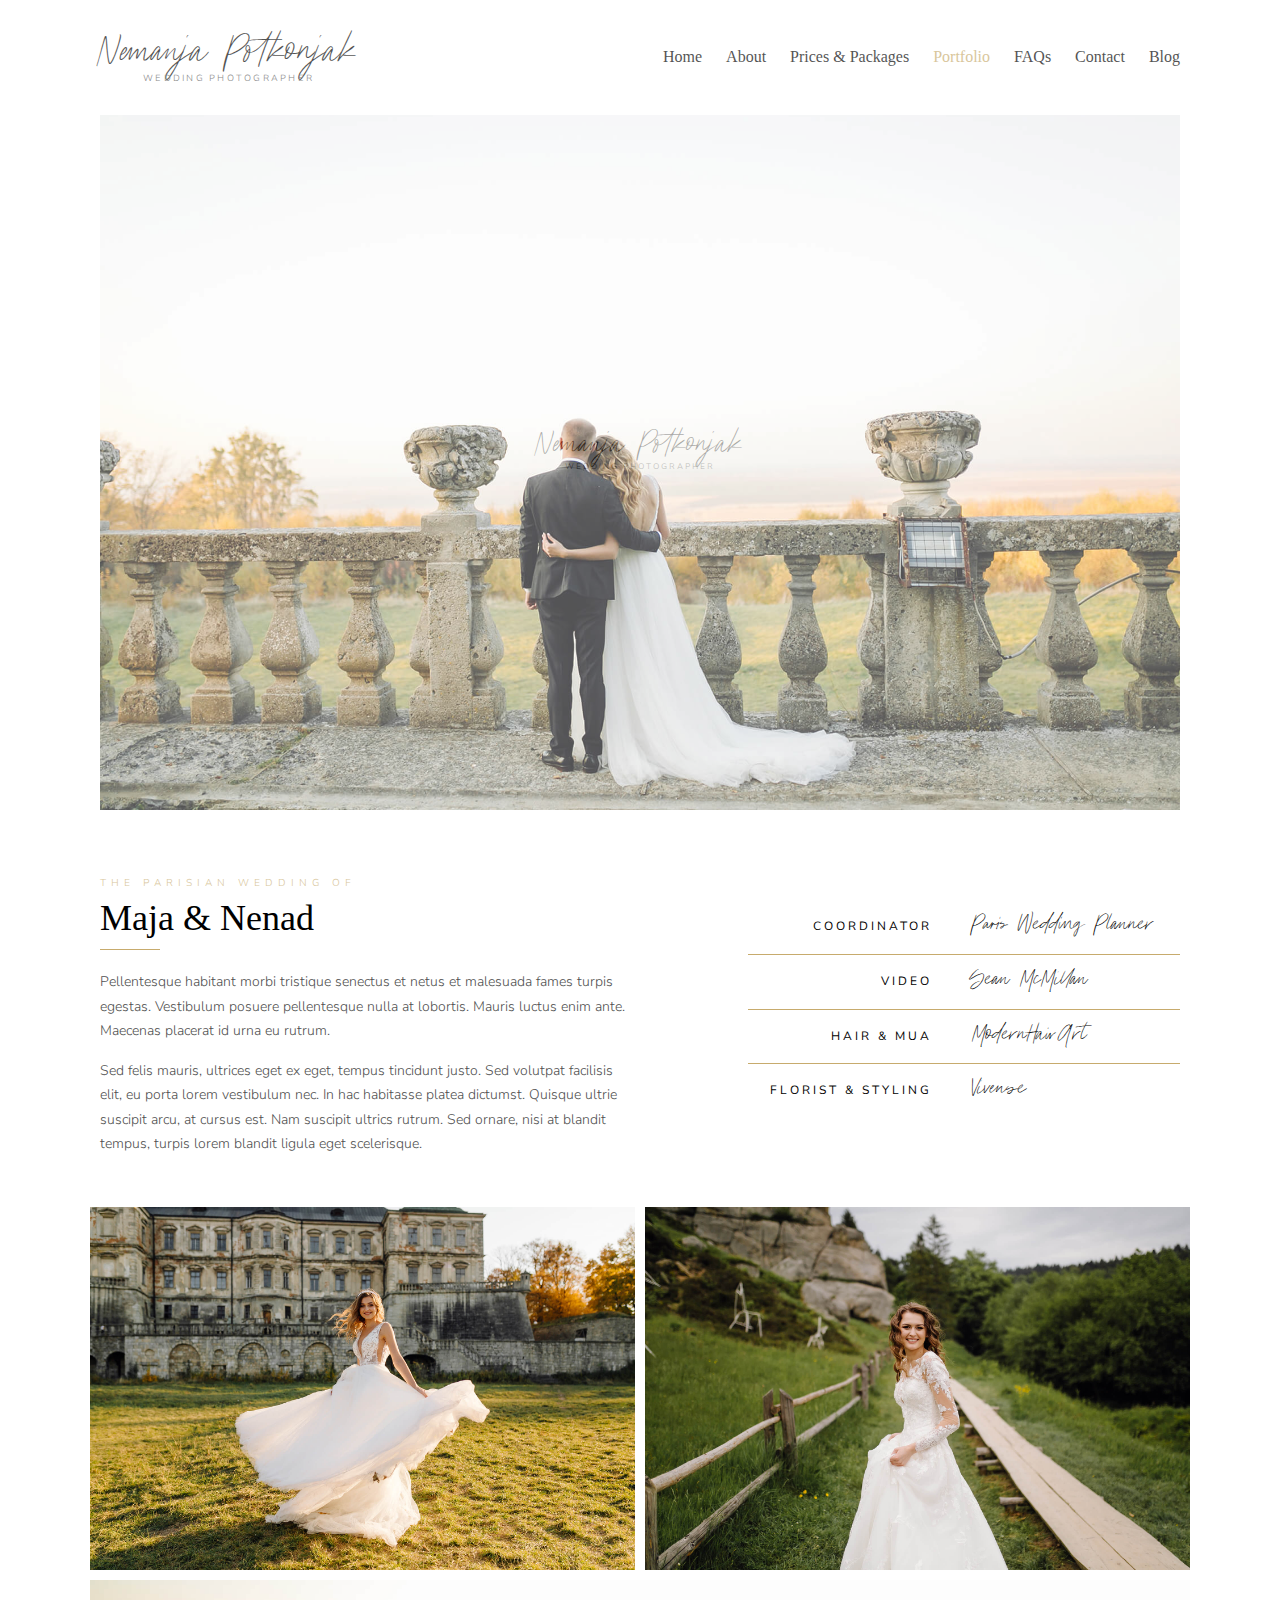
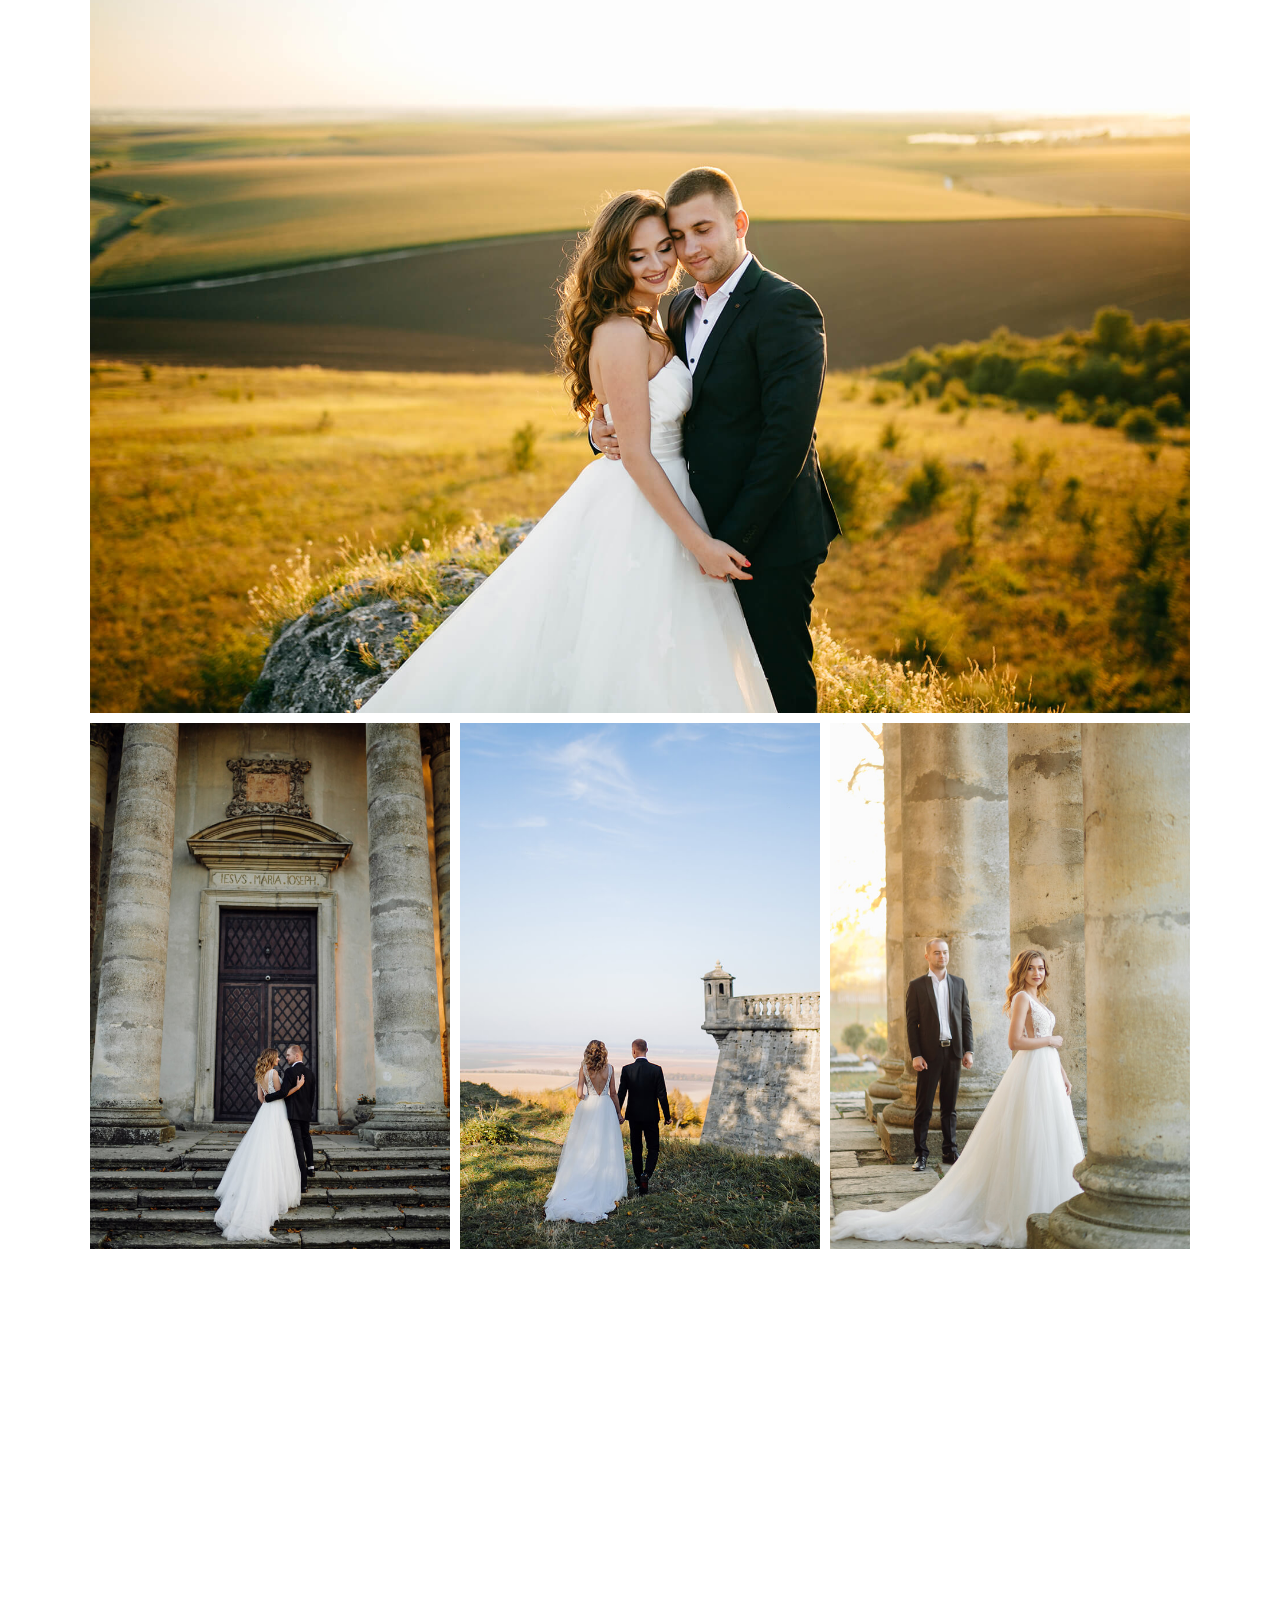
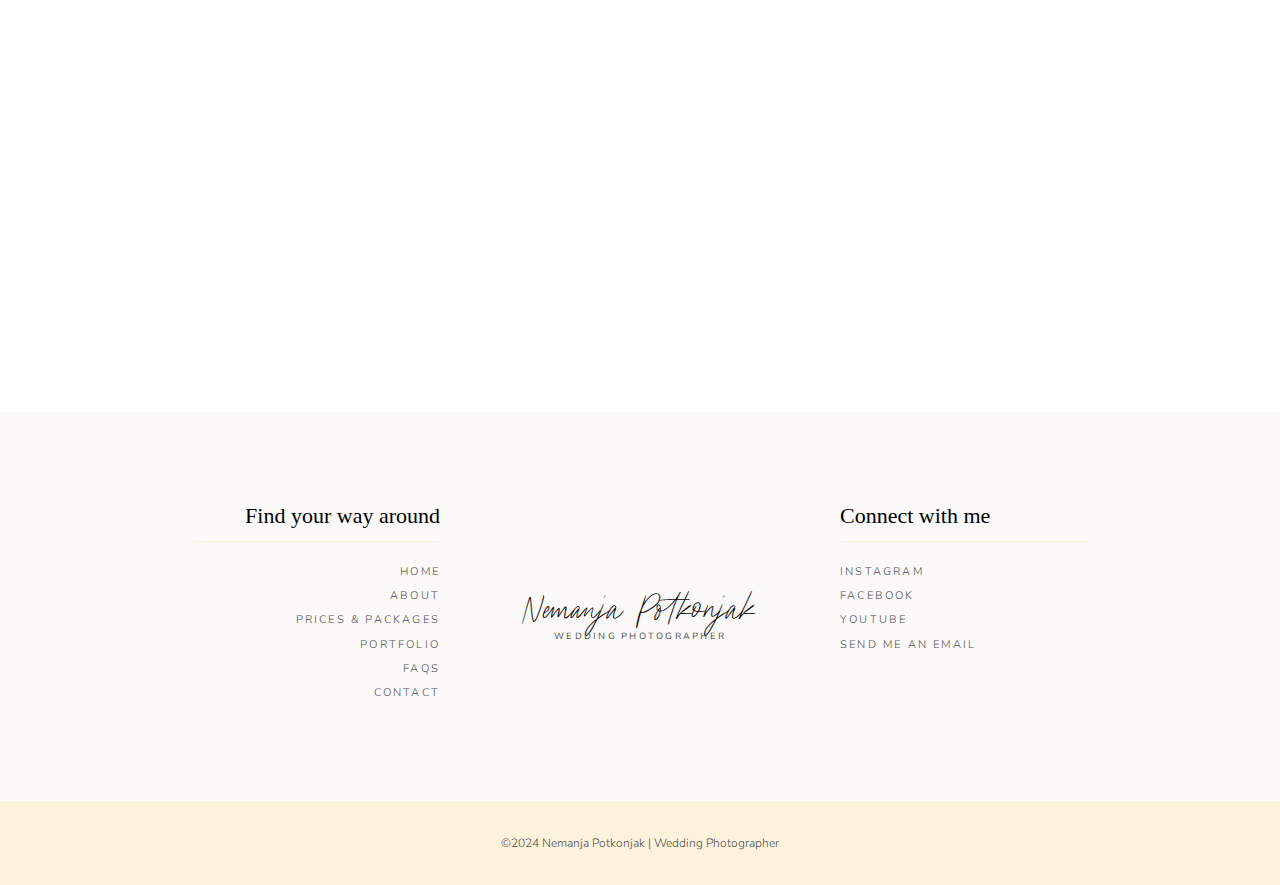
<file: portfolio-page.html>
<!DOCTYPE html>
<html lang="en">
<head>
    <meta charset="utf-8">
    <meta http-equiv="X-UA-Compatible" content="IE=edge">
    <meta name="viewport" content="width=device-width, initial-scale=1">
    <link rel="icon" type="image/png" href="images/favicon.png" />
    <title>Nemanja Potkonjak | Wedding Photographer</title>
    <link href="css/bootstrap.min.css" rel=stylesheet>
    <link href="css/animate.css" rel="stylesheet">
    <link href="css/themify-icons.css" rel="stylesheet">
    <link href="modules/slick/slick.css" rel="stylesheet">
    <link href="modules/slick/slick-theme.css" rel="stylesheet">
    <link href="modules/magnific-popup/magnific-popup.css" rel="stylesheet">
    <link href="modules/owl-carousel/owl.carousel.min.css" rel="stylesheet">
    <link href="modules/owl-carousel/owl.theme.default.min.css" rel="stylesheet">
    <link href="css/style.css" rel="stylesheet">
    <!-- Global site tag (gtag.js) - Google Analytics -->
    <script async src="https://www.googletagmanager.com/gtag/js?id=UA-144098545-1"></script>
    <script>
      window.dataLayer = window.dataLayer || [];
      function gtag(){dataLayer.push(arguments);}
      gtag('js', new Date());
      gtag('config', 'UA-144098545-1');
    </script>
</head>
<body>
    <!-- Preloader -->
    <div id="karla-page-loading" class="karla-pageloading">
        <div class="karla-pageloading-inner">
            <h2>Nemanja Potkonjak<span>Wedding Photographer</span></h2>
        </div>
    </div>
    <!-- Header -->
    <header>
        <div class="karla-header-navbar">
            <div class="container karla-navbar-container">
                <div class="karla-navigation-wrap bg-light karla-start-header start-style">
                    <div class="container">
                        <div class="row">
                            <div class="col-md-12">
                                <nav class="navbar navbar-expand-md navbar-light">
                                    <!-- Logo -->
                                    <a class="navbar-brand" href="index.html">
                                        <h2>Nemanja Potkonjak<span>Wedding Photographer</span></h2>
                                    </a>
                                    <!-- Menu -->
                                    <button class="navbar-toggler" type="button" data-toggle="collapse" data-target="#navbarSupportedContent" aria-controls="navbarSupportedContent" aria-expanded="false" aria-label="Toggle navigation"> <span class="navbar-toggler-icon"></span> </button>
                                    <div class="collapse navbar-collapse" id="navbarSupportedContent">
                                        <ul class="navbar-nav ml-auto py-4 py-md-0">
                                            <li class="nav-item pl-4 pl-md-0 ml-0 ml-md-4"> <a class="nav-link" href="index.html">Home</a></li>
                                            <li class="nav-item pl-4 pl-md-0 ml-0 ml-md-4"> <a class="nav-link" href="about.html">About</a></li>
                                            <li class="nav-item pl-4 pl-md-0 ml-0 ml-md-4"> <a class="nav-link" href="information.html">Prices & Packages</a></li>
                                            <li class="nav-item pl-4 pl-md-0 ml-0 ml-md-4 active"> <a class="nav-link" href="portfolio.html">Portfolio</a></li>
                                            <li class="nav-item pl-4 pl-md-0 ml-0 ml-md-4"> <a class="nav-link" href="faqs.html">FAQs</a> </li>
                                            <li class="nav-item pl-4 pl-md-0 ml-0 ml-md-4"> <a class="nav-link" href="contact.html">Contact</a> </li>
                                            <li class="nav-item pl-4 pl-md-0 ml-0 ml-md-4"> <a class="nav-link" href="blog.html">Blog</a> </li>
                                        </ul>
                                    </div>
                                </nav>
                            </div>
                        </div>
                    </div>
                </div>
            </div>
        </div>
    </header>
    <!--  Portfolio Page  -->
    <div class="section-padding">
        <div class="container">
            <div class="row">
                <div class="col-md-12 mb-60">
                    <img src="images/portfolio-page/1.jpg" alt="">
                </div>
            </div>
            <div class="row">
                <div class="col-md-6 mb-30"> 
                    <span>The Parisian Wedding of</span>
                    <h2>Maja & Nenad</h2>
                    <hr class="line line-hr-left">
                    <p>Pellentesque habitant morbi tristique senectus et netus et malesuada fames turpis egestas. Vestibulum posuere pellentesque nulla at lobortis. Mauris luctus enim ante. Maecenas placerat id urna eu rutrum.</p>
                    <p>Sed felis mauris, ultrices eget ex eget, tempus tincidunt justo. Sed volutpat facilisis elit, eu porta lorem vestibulum nec. In hac habitasse platea dictumst. Quisque ultrie suscipit arcu, at cursus est. Nam suscipit ultrics rutrum. Sed ornare, nisi at blandit tempus, turpis lorem blandit ligula eget scelerisque.</p>
                </div>
                <div class="col-md-5 offset-md-1 mt-30 mb-30">
                    <table class="travel-dates-table">
                        <tr>
                            <td><h6>Coordinator</h6></td>
                            <td><p>Paris Wedding Planner</p></td>
                        </tr>
                        <tr>
                            <td><h6>Video</h6></td>
                            <td><p>Sean McMillan</p></td>
                        </tr>
                        <tr>
                            <td><h6>Hair & Mua</h6></td>
                            <td><p>ModernHairArt</p></td>
                        </tr>
                        <tr>
                            <td><h6>Florist & Styling</h6></td>
                            <td><p>Vivense</p></td>
                        </tr>
                    </table>
                </div>
            </div>
            <div class="row">
                <div class="col-md-6 gallery-item">
                    <a href="images/portfolio-page/2.jpg" title="Rachel & Richard" class="img-zoom">
                        <div class="gallery-box">
                            <div class="gallery-img"> <img src="images/portfolio-page/2.jpg" class="img-fluid mx-auto d-block" alt=""> </div>
                        </div>
                    </a>
                </div>
                <div class="col-md-6 gallery-item">
                    <a href="images/portfolio-page/3.jpg" title="Rachel & Richard" class="img-zoom">
                        <div class="gallery-box">
                            <div class="gallery-img"> <img src="images/portfolio-page/3.jpg" class="img-fluid mx-auto d-block" alt=""> </div>
                        </div>
                    </a>
                </div>
                <div class="col-md-12 gallery-item">
                    <a href="images/portfolio-page/4.jpg" title="Rachel & Richard" class="img-zoom">
                        <div class="gallery-box">
                            <div class="gallery-img"> <img src="images/portfolio-page/4.jpg" class="img-fluid mx-auto d-block" alt=""> </div>
                        </div>
                    </a>
                </div>
                <div class="col-md-4 gallery-item">
                    <a href="images/portfolio-page/6.jpg" title="Rachel & Richard" class="img-zoom">
                        <div class="gallery-box">
                            <div class="gallery-img"> <img src="images/portfolio-page/6.jpg" class="img-fluid mx-auto d-block" alt=""> </div>
                        </div>
                    </a>
                </div>
                <div class="col-md-4 gallery-item">
                    <a href="images/portfolio-page/5.jpg" title="Rachel & Richard" class="img-zoom">
                        <div class="gallery-box">
                            <div class="gallery-img"> <img src="images/portfolio-page/5.jpg" class="img-fluid mx-auto d-block" alt=""> </div>
                        </div>
                    </a>
                </div>
                <div class="col-md-4 gallery-item">
                    <a href="images/portfolio-page/7.jpg" title="Rachel & Richard" class="img-zoom">
                        <div class="gallery-box">
                            <div class="gallery-img"> <img src="images/portfolio-page/7.jpg" class="img-fluid mx-auto d-block" alt=""> </div>
                        </div>
                    </a>
                </div>
                <div class="col-md-12 gallery-item">
                    <iframe width="100%" height="650" src="https://www.youtube.com/embed/JtYaDKNssbI" frameborder="0" allow="accelerometer; autoplay; clipboard-write; encrypted-media; gyroscope; picture-in-picture" allowfullscreen></iframe>
                </div>
            </div>
        </div>
    </div>
    <!-- Footer -->
    <footer class="footer-section">
        <div class="footer-top">
            <div class="container">
                <div class="row">
                    <div class="col-md-3 offset-md-1">
                        <div class="left-cont">
                            <h3>Find your way around</h3>
                            <hr class="line mb-30">
                            <ul>
                                <li><a href="index.html">Home</a></li>
                                <li><a href="about.html">About</a></li>
                                <li><a href="information.html">Prices & Packages</a></li>
                                <li><a href="portfolio.html">Portfolio</a></li>
                                <li><a href="faqs.html">FAQs</a></li>
                                <li><a href="contact.html">Contact</a></li>
                            </ul>
                        </div>
                    </div>
                    <div class="col-md-4 text-center">
                        <div class="center-cont">
                            <h2>Nemanja Potkonjak<span>Wedding Photographer</span></h2>
                        </div>
                    </div>
                    <div class="col-md-3">
                        <div class="right-cont">
                            <h3>Connect with me</h3>
                            <hr class="line mb-30">
                            <ul>
                                <li><a href="https://www.instagram.com/nemanjap_weddings/" target="_blank">Instagram</a></li>
                                <li><a href="https://www.facebook.com/NemanjaPotkonjakphotography" target="_blank">Facebook</a></li>
                                <li><a href="https://www.youtube.com/@nemanjapotkonjak8216" target="_blank">YouTube</a></li>
                                <li><a href="mailto:nempot12@gmail.com">Send me an email</a></li>
                            </ul>
                        </div>
                    </div>
                </div>
            </div>
        </div>
        <div class="footer-bottom">
            <div class="container">
                <div class="row">
                    <div class="col-md-12">
                        <p><small>&copy;2024 Nemanja Potkonjak | Wedding Photographer</small></p>
                    </div>
                </div>
            </div>
        </div>
    </footer>
    <!-- toTop -->
    <a href="index.html#" class="totop">TOP</a>
    <!-- Js -->
    <script src="js/plugins/jquery-3.3.1.min.js"></script>
    <script src="js/plugins/bootstrap.min.js"></script>
    <script src="js/plugins/imagesloaded.pkgd.min.js"></script>
    <script src="js/plugins/jquery.isotope.v3.0.2.js"></script>
    <script src="js/plugins/modernizr-2.6.2.min.js"></script>
    <script src="js/plugins/jquery.waypoints.min.js"></script>
    <script src="modules/owl-carousel/owl.carousel.min.js"></script>
    <script src="modules/slick/slick.js"></script>
    <script src="modules/magnific-popup/jquery.magnific-popup.js"></script>
    <script src="modules/masonry/masonry.pkgd.min.js"></script>
    <script src="js/script.js"></script>
</body>
</html>
</file>
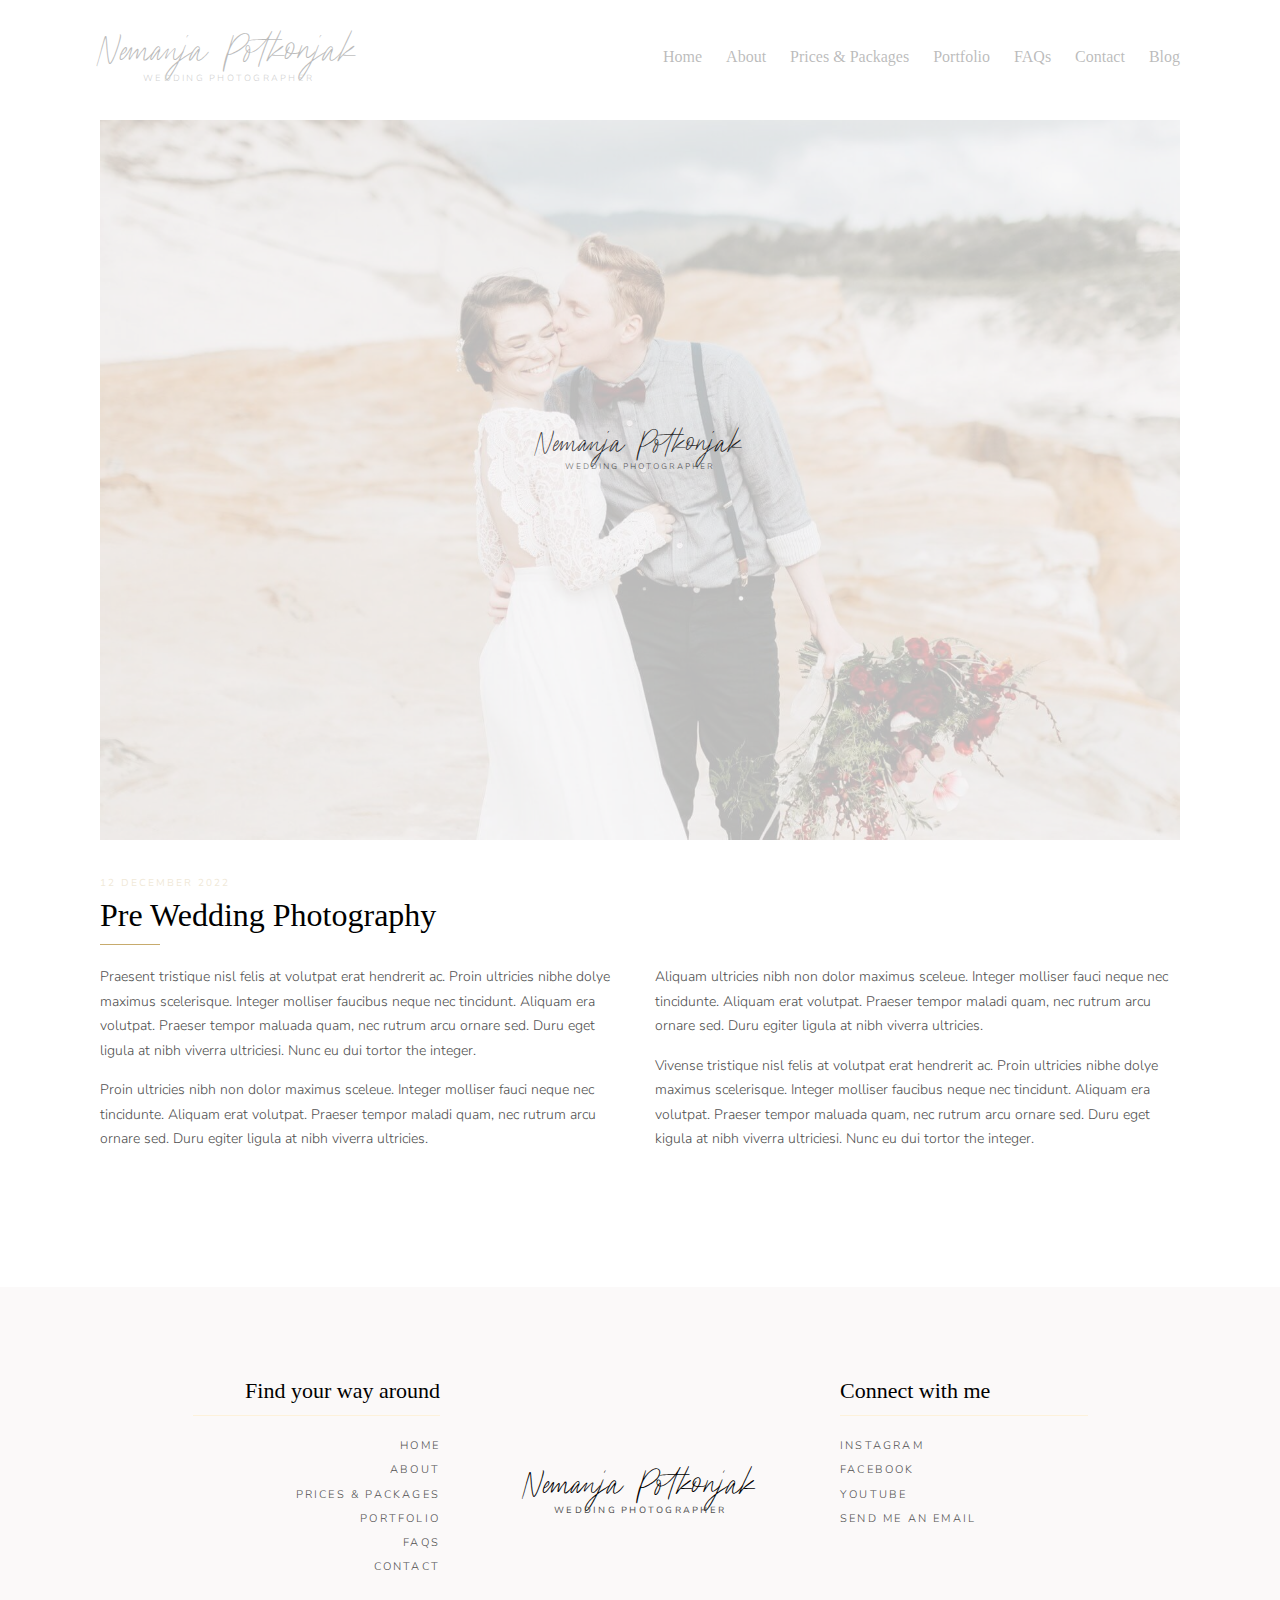
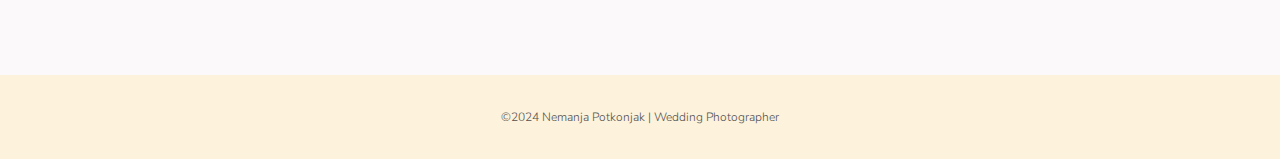
<file: post.html>
<!DOCTYPE html>
<html lang="en">
<head>
    <meta charset="utf-8">
    <meta http-equiv="X-UA-Compatible" content="IE=edge">
    <meta name="viewport" content="width=device-width, initial-scale=1">
    <link rel="icon" type="image/png" href="images/favicon.png" />
    <title>Nemanja Potkonjak | Wedding Photographer</title>
    <link href="css/bootstrap.min.css" rel=stylesheet>
    <link href="css/animate.css" rel="stylesheet">
    <link href="css/themify-icons.css" rel="stylesheet">
    <link href="modules/slick/slick.css" rel="stylesheet">
    <link href="modules/slick/slick-theme.css" rel="stylesheet">
    <link href="modules/magnific-popup/magnific-popup.css" rel="stylesheet">
    <link href="modules/owl-carousel/owl.carousel.min.css" rel="stylesheet">
    <link href="modules/owl-carousel/owl.theme.default.min.css" rel="stylesheet">
    <link href="css/style.css" rel="stylesheet">
    <!-- Global site tag (gtag.js) - Google Analytics -->
    <script async src="https://www.googletagmanager.com/gtag/js?id=UA-144098545-1"></script>
    <script>
      window.dataLayer = window.dataLayer || [];
      function gtag(){dataLayer.push(arguments);}
      gtag('js', new Date());
      gtag('config', 'UA-144098545-1');
    </script>
</head>
<body>
    <!-- Preloader -->
    <div id="karla-page-loading" class="karla-pageloading">
        <div class="karla-pageloading-inner">
            <h2>Nemanja Potkonjak<span>Wedding Photographer</span></h2>
        </div>
    </div>
    <!-- Header -->
    <header>
        <div class="karla-header-navbar">
            <div class="container karla-navbar-container">
                <div class="karla-navigation-wrap bg-light karla-start-header start-style">
                    <div class="container">
                        <div class="row">
                            <div class="col-md-12">
                                <nav class="navbar navbar-expand-md navbar-light">
                                    <!-- Logo -->
                                    <a class="navbar-brand" href="index.html">
                                        <h2>Nemanja Potkonjak<span>Wedding Photographer</span></h2>
                                    </a>
                                    <!-- Menu -->
                                    <button class="navbar-toggler" type="button" data-toggle="collapse" data-target="#navbarSupportedContent" aria-controls="navbarSupportedContent" aria-expanded="false" aria-label="Toggle navigation"> <span class="navbar-toggler-icon"></span> </button>
                                    <div class="collapse navbar-collapse" id="navbarSupportedContent">
                                        <ul class="navbar-nav ml-auto py-4 py-md-0">
                                            <li class="nav-item pl-4 pl-md-0 ml-0 ml-md-4"> <a class="nav-link" href="index.html">Home</a></li>
                                            <li class="nav-item pl-4 pl-md-0 ml-0 ml-md-4"> <a class="nav-link" href="about.html">About</a></li>
                                            <li class="nav-item pl-4 pl-md-0 ml-0 ml-md-4"> <a class="nav-link" href="information.html">Prices & Packages</a></li>
                                            <li class="nav-item pl-4 pl-md-0 ml-0 ml-md-4"> <a class="nav-link" href="portfolio.html">Portfolio</a></li>
                                            <li class="nav-item pl-4 pl-md-0 ml-0 ml-md-4"> <a class="nav-link" href="faqs.html">FAQs</a> </li>
                                            <li class="nav-item pl-4 pl-md-0 ml-0 ml-md-4"> <a class="nav-link" href="contact.html">Contact</a> </li>
                                            <li class="nav-item pl-4 pl-md-0 ml-0 ml-md-4"> <a class="nav-link" href="blog.html">Blog</a> </li>
                                        </ul>
                                    </div>
                                </nav>
                            </div>
                        </div>
                    </div>
                </div>
            </div>
        </div>
    </header>
    <!-- Post  -->
    <div class="karla-post-section">
        <div class="container">
            <div class="row">
                <div class="col-md-12 mb-30">
                    <img src="images/post.jpg" class="img-responsive" alt="">
                </div>
            </div>
            <div class="row">
                <div class="col-md-12">
                    <span>12 December 2022</span>
                    <h2>Pre Wedding Photography</h2>
                    <hr class="line line-hr-left">
                </div>
            </div>
            <div class="row">
                <div class="col-md-6">
                    <p>Praesent tristique nisl felis at volutpat erat hendrerit ac. Proin ultricies nibhe dolye maximus scelerisque. Integer molliser faucibus neque nec tincidunt. Aliquam era volutpat. Praeser tempor maluada quam, nec rutrum arcu ornare sed. Duru eget ligula at nibh viverra ultriciesi. Nunc eu dui tortor the integer.</p>
                    <p>Proin ultricies nibh non dolor maximus sceleue. Integer molliser fauci neque nec tincidunte. Aliquam erat volutpat. Praeser tempor maladi quam, nec rutrum arcu ornare sed. Duru egiter ligula at nibh viverra ultricies.</p>
                </div>
                <div class="col-md-6">
                    <p>Aliquam ultricies nibh non dolor maximus sceleue. Integer molliser fauci neque nec tincidunte. Aliquam erat volutpat. Praeser tempor maladi quam, nec rutrum arcu ornare sed. Duru egiter ligula at nibh viverra ultricies.</p>
                    <p>Vivense tristique nisl felis at volutpat erat hendrerit ac. Proin ultricies nibhe dolye maximus scelerisque. Integer molliser faucibus neque nec tincidunt. Aliquam era volutpat. Praeser tempor maluada quam, nec rutrum arcu ornare sed. Duru eget kigula at nibh viverra ultriciesi. Nunc eu dui tortor the integer.</p>
                </div>
            </div>
        </div>
        <div class="karla-comment-section">
            <div class="container">
                <div class="row">
                    
                </div>
            </div>
        </div>
    </div>
    <!-- Footer -->
    <footer class="footer-section">
        <div class="footer-top">
            <div class="container">
                <div class="row">
                    <div class="col-md-3 offset-md-1">
                        <div class="left-cont">
                            <h3>Find your way around</h3>
                            <hr class="line mb-30">
                            <ul>
                                <li><a href="index.html">Home</a></li>
                                <li><a href="about.html">About</a></li>
                                <li><a href="information.html">Prices & Packages</a></li>
                                <li><a href="portfolio.html">Portfolio</a></li>
                                <li><a href="faqs.html">FAQs</a></li>
                                <li><a href="contact.html">Contact</a></li>
                            </ul>
                        </div>
                    </div>
                    <div class="col-md-4 text-center">
                        <div class="center-cont">
                            <h2>Nemanja Potkonjak<span>Wedding Photographer</span></h2>
                        </div>
                    </div>
                    <div class="col-md-3">
                        <div class="right-cont">
                            <h3>Connect with me</h3>
                            <hr class="line mb-30">
                            <ul>
                                <li><a href="https://www.instagram.com/nemanjap_weddings/" target="_blank">Instagram</a></li>
                                <li><a href="https://www.facebook.com/NemanjaPotkonjakphotography" target="_blank">Facebook</a></li>
                                <li><a href="https://www.youtube.com/@nemanjapotkonjak8216" target="_blank">YouTube</a></li>
                                <li><a href="mailto:nempot12@gmail.com">Send me an email</a></li>
                            </ul>
                        </div>
                    </div>
                </div>
            </div>
        </div>
        <div class="footer-bottom">
            <div class="container">
                <div class="row">
                    <div class="col-md-12">
                        <p><small>&copy;2024 Nemanja Potkonjak | Wedding Photographer</small></p>
                    </div>
                </div>
            </div>
        </div>
    </footer>
    <!-- toTop -->
    <a href="post.html#" class="totop">TOP</a>
    <!-- Js -->
    <script src="js/plugins/jquery-3.3.1.min.js"></script>
    <script src="js/plugins/bootstrap.min.js"></script>
    <script src="js/plugins/imagesloaded.pkgd.min.js"></script>
    <script src="js/plugins/jquery.isotope.v3.0.2.js"></script>
    <script src="js/plugins/modernizr-2.6.2.min.js"></script>
    <script src="js/plugins/jquery.waypoints.min.js"></script>
    <script src="modules/owl-carousel/owl.carousel.min.js"></script>
    <script src="modules/slick/slick.js"></script>
    <script src="modules/magnific-popup/jquery.magnific-popup.js"></script>
    <script src="modules/masonry/masonry.pkgd.min.js"></script>
    <script src="js/script.js"></script>
</body>
</html>
</file>
<file: css/themify-icons.css>
@font-face {
	font-family: 'themify';
	src:url('../fonts/themify.eot');
	src:url('../fonts/themify.eot?') format('embedded-opentype'),
		url('../fonts/themify.woff') format('woff'),
		url('../fonts/themify.ttf') format('truetype'),
		url('../fonts/themify.svg') format('svg');
	font-weight: normal;
	font-style: normal;
}

[class^="ti-"], [class*=" ti-"] {
	font-family: 'themify';
	speak: none;
	font-style: normal;
	font-weight: normal;
	font-variant: normal;
	text-transform: none;
	line-height: 1;

	/* Better Font Rendering =========== */
	-webkit-font-smoothing: antialiased;
	-moz-osx-font-smoothing: grayscale;
}

.ti-wand:before {
	content: "\e600";
}
.ti-volume:before {
	content: "\e601";
}
.ti-user:before {
	content: "\e602";
}
.ti-unlock:before {
	content: "\e603";
}
.ti-unlink:before {
	content: "\e604";
}
.ti-trash:before {
	content: "\e605";
}
.ti-thought:before {
	content: "\e606";
}
.ti-target:before {
	content: "\e607";
}
.ti-tag:before {
	content: "\e608";
}
.ti-tablet:before {
	content: "\e609";
}
.ti-star:before {
	content: "\e60a";
}
.ti-spray:before {
	content: "\e60b";
}
.ti-signal:before {
	content: "\e60c";
}
.ti-shopping-cart:before {
	content: "\e60d";
}
.ti-shopping-cart-full:before {
	content: "\e60e";
}
.ti-settings:before {
	content: "\e60f";
}
.ti-search:before {
	content: "\e610";
}
.ti-zoom-in:before {
	content: "\e611";
}
.ti-zoom-out:before {
	content: "\e612";
}
.ti-cut:before {
	content: "\e613";
}
.ti-ruler:before {
	content: "\e614";
}
.ti-ruler-pencil:before {
	content: "\e615";
}
.ti-ruler-alt:before {
	content: "\e616";
}
.ti-bookmark:before {
	content: "\e617";
}
.ti-bookmark-alt:before {
	content: "\e618";
}
.ti-reload:before {
	content: "\e619";
}
.ti-plus:before {
	content: "\e61a";
}
.ti-pin:before {
	content: "\e61b";
}
.ti-pencil:before {
	content: "\e61c";
}
.ti-pencil-alt:before {
	content: "\e61d";
}
.ti-paint-roller:before {
	content: "\e61e";
}
.ti-paint-bucket:before {
	content: "\e61f";
}
.ti-na:before {
	content: "\e620";
}
.ti-mobile:before {
	content: "\e621";
}
.ti-minus:before {
	content: "\e622";
}
.ti-medall:before {
	content: "\e623";
}
.ti-medall-alt:before {
	content: "\e624";
}
.ti-marker:before {
	content: "\e625";
}
.ti-marker-alt:before {
	content: "\e626";
}
.ti-arrow-up:before {
	content: "\e627";
}
.ti-arrow-right:before {
	content: "\e628";
}
.ti-arrow-left:before {
	content: "\e629";
}
.ti-arrow-down:before {
	content: "\e62a";
}
.ti-lock:before {
	content: "\e62b";
}
.ti-location-arrow:before {
	content: "\e62c";
}
.ti-link:before {
	content: "\e62d";
}
.ti-layout:before {
	content: "\e62e";
}
.ti-layers:before {
	content: "\e62f";
}
.ti-layers-alt:before {
	content: "\e630";
}
.ti-key:before {
	content: "\e631";
}
.ti-import:before {
	content: "\e632";
}
.ti-image:before {
	content: "\e633";
}
.ti-heart:before {
	content: "\e634";
}
.ti-heart-broken:before {
	content: "\e635";
}
.ti-hand-stop:before {
	content: "\e636";
}
.ti-hand-open:before {
	content: "\e637";
}
.ti-hand-drag:before {
	content: "\e638";
}
.ti-folder:before {
	content: "\e639";
}
.ti-flag:before {
	content: "\e63a";
}
.ti-flag-alt:before {
	content: "\e63b";
}
.ti-flag-alt-2:before {
	content: "\e63c";
}
.ti-eye:before {
	content: "\e63d";
}
.ti-export:before {
	content: "\e63e";
}
.ti-exchange-vertical:before {
	content: "\e63f";
}
.ti-desktop:before {
	content: "\e640";
}
.ti-cup:before {
	content: "\e641";
}
.ti-crown:before {
	content: "\e642";
}
.ti-comments:before {
	content: "\e643";
}
.ti-comment:before {
	content: "\e644";
}
.ti-comment-alt:before {
	content: "\e645";
}
.ti-close:before {
	content: "\e646";
}
.ti-clip:before {
	content: "\e647";
}
.ti-angle-up:before {
	content: "\e648";
}
.ti-angle-right:before {
	content: "\e649";
}
.ti-angle-left:before {
	content: "\e64a";
}
.ti-angle-down:before {
	content: "\e64b";
}
.ti-check:before {
	content: "\e64c";
}
.ti-check-box:before {
	content: "\e64d";
}
.ti-camera:before {
	content: "\e64e";
}
.ti-announcement:before {
	content: "\e64f";
}
.ti-brush:before {
	content: "\e650";
}
.ti-briefcase:before {
	content: "\e651";
}
.ti-bolt:before {
	content: "\e652";
}
.ti-bolt-alt:before {
	content: "\e653";
}
.ti-blackboard:before {
	content: "\e654";
}
.ti-bag:before {
	content: "\e655";
}
.ti-move:before {
	content: "\e656";
}
.ti-arrows-vertical:before {
	content: "\e657";
}
.ti-arrows-horizontal:before {
	content: "\e658";
}
.ti-fullscreen:before {
	content: "\e659";
}
.ti-arrow-top-right:before {
	content: "\e65a";
}
.ti-arrow-top-left:before {
	content: "\e65b";
}
.ti-arrow-circle-up:before {
	content: "\e65c";
}
.ti-arrow-circle-right:before {
	content: "\e65d";
}
.ti-arrow-circle-left:before {
	content: "\e65e";
}
.ti-arrow-circle-down:before {
	content: "\e65f";
}
.ti-angle-double-up:before {
	content: "\e660";
}
.ti-angle-double-right:before {
	content: "\e661";
}
.ti-angle-double-left:before {
	content: "\e662";
}
.ti-angle-double-down:before {
	content: "\e663";
}
.ti-zip:before {
	content: "\e664";
}
.ti-world:before {
	content: "\e665";
}
.ti-wheelchair:before {
	content: "\e666";
}
.ti-view-list:before {
	content: "\e667";
}
.ti-view-list-alt:before {
	content: "\e668";
}
.ti-view-grid:before {
	content: "\e669";
}
.ti-uppercase:before {
	content: "\e66a";
}
.ti-upload:before {
	content: "\e66b";
}
.ti-underline:before {
	content: "\e66c";
}
.ti-truck:before {
	content: "\e66d";
}
.ti-timer:before {
	content: "\e66e";
}
.ti-ticket:before {
	content: "\e66f";
}
.ti-thumb-up:before {
	content: "\e670";
}
.ti-thumb-down:before {
	content: "\e671";
}
.ti-text:before {
	content: "\e672";
}
.ti-stats-up:before {
	content: "\e673";
}
.ti-stats-down:before {
	content: "\e674";
}
.ti-split-v:before {
	content: "\e675";
}
.ti-split-h:before {
	content: "\e676";
}
.ti-smallcap:before {
	content: "\e677";
}
.ti-shine:before {
	content: "\e678";
}
.ti-shift-right:before {
	content: "\e679";
}
.ti-shift-left:before {
	content: "\e67a";
}
.ti-shield:before {
	content: "\e67b";
}
.ti-notepad:before {
	content: "\e67c";
}
.ti-server:before {
	content: "\e67d";
}
.ti-quote-right:before {
	content: "\e67e";
}
.ti-quote-left:before {
	content: "\e67f";
}
.ti-pulse:before {
	content: "\e680";
}
.ti-printer:before {
	content: "\e681";
}
.ti-power-off:before {
	content: "\e682";
}
.ti-plug:before {
	content: "\e683";
}
.ti-pie-chart:before {
	content: "\e684";
}
.ti-paragraph:before {
	content: "\e685";
}
.ti-panel:before {
	content: "\e686";
}
.ti-package:before {
	content: "\e687";
}
.ti-music:before {
	content: "\e688";
}
.ti-music-alt:before {
	content: "\e689";
}
.ti-mouse:before {
	content: "\e68a";
}
.ti-mouse-alt:before {
	content: "\e68b";
}
.ti-money:before {
	content: "\e68c";
}
.ti-microphone:before {
	content: "\e68d";
}
.ti-menu:before {
	content: "\e68e";
}
.ti-menu-alt:before {
	content: "\e68f";
}
.ti-map:before {
	content: "\e690";
}
.ti-map-alt:before {
	content: "\e691";
}
.ti-loop:before {
	content: "\e692";
}
.ti-location-pin:before {
	content: "\e693";
}
.ti-list:before {
	content: "\e694";
}
.ti-light-bulb:before {
	content: "\e695";
}
.ti-Italic:before {
	content: "\e696";
}
.ti-info:before {
	content: "\e697";
}
.ti-infinite:before {
	content: "\e698";
}
.ti-id-badge:before {
	content: "\e699";
}
.ti-hummer:before {
	content: "\e69a";
}
.ti-home:before {
	content: "\e69b";
}
.ti-help:before {
	content: "\e69c";
}
.ti-headphone:before {
	content: "\e69d";
}
.ti-harddrives:before {
	content: "\e69e";
}
.ti-harddrive:before {
	content: "\e69f";
}
.ti-gift:before {
	content: "\e6a0";
}
.ti-game:before {
	content: "\e6a1";
}
.ti-filter:before {
	content: "\e6a2";
}
.ti-files:before {
	content: "\e6a3";
}
.ti-file:before {
	content: "\e6a4";
}
.ti-eraser:before {
	content: "\e6a5";
}
.ti-envelope:before {
	content: "\e6a6";
}
.ti-download:before {
	content: "\e6a7";
}
.ti-direction:before {
	content: "\e6a8";
}
.ti-direction-alt:before {
	content: "\e6a9";
}
.ti-dashboard:before {
	content: "\e6aa";
}
.ti-control-stop:before {
	content: "\e6ab";
}
.ti-control-shuffle:before {
	content: "\e6ac";
}
.ti-control-play:before {
	content: "\e6ad";
}
.ti-control-pause:before {
	content: "\e6ae";
}
.ti-control-forward:before {
	content: "\e6af";
}
.ti-control-backward:before {
	content: "\e6b0";
}
.ti-cloud:before {
	content: "\e6b1";
}
.ti-cloud-up:before {
	content: "\e6b2";
}
.ti-cloud-down:before {
	content: "\e6b3";
}
.ti-clipboard:before {
	content: "\e6b4";
}
.ti-car:before {
	content: "\e6b5";
}
.ti-calendar:before {
	content: "\e6b6";
}
.ti-book:before {
	content: "\e6b7";
}
.ti-bell:before {
	content: "\e6b8";
}
.ti-basketball:before {
	content: "\e6b9";
}
.ti-bar-chart:before {
	content: "\e6ba";
}
.ti-bar-chart-alt:before {
	content: "\e6bb";
}
.ti-back-right:before {
	content: "\e6bc";
}
.ti-back-left:before {
	content: "\e6bd";
}
.ti-arrows-corner:before {
	content: "\e6be";
}
.ti-archive:before {
	content: "\e6bf";
}
.ti-anchor:before {
	content: "\e6c0";
}
.ti-align-right:before {
	content: "\e6c1";
}
.ti-align-left:before {
	content: "\e6c2";
}
.ti-align-justify:before {
	content: "\e6c3";
}
.ti-align-center:before {
	content: "\e6c4";
}
.ti-alert:before {
	content: "\e6c5";
}
.ti-alarm-clock:before {
	content: "\e6c6";
}
.ti-agenda:before {
	content: "\e6c7";
}
.ti-write:before {
	content: "\e6c8";
}
.ti-window:before {
	content: "\e6c9";
}
.ti-widgetized:before {
	content: "\e6ca";
}
.ti-widget:before {
	content: "\e6cb";
}
.ti-widget-alt:before {
	content: "\e6cc";
}
.ti-wallet:before {
	content: "\e6cd";
}
.ti-video-clapper:before {
	content: "\e6ce";
}
.ti-video-camera:before {
	content: "\e6cf";
}
.ti-vector:before {
	content: "\e6d0";
}
.ti-themify-logo:before {
	content: "\e6d1";
}
.ti-themify-favicon:before {
	content: "\e6d2";
}
.ti-themify-favicon-alt:before {
	content: "\e6d3";
}
.ti-support:before {
	content: "\e6d4";
}
.ti-stamp:before {
	content: "\e6d5";
}
.ti-split-v-alt:before {
	content: "\e6d6";
}
.ti-slice:before {
	content: "\e6d7";
}
.ti-shortcode:before {
	content: "\e6d8";
}
.ti-shift-right-alt:before {
	content: "\e6d9";
}
.ti-shift-left-alt:before {
	content: "\e6da";
}
.ti-ruler-alt-2:before {
	content: "\e6db";
}
.ti-receipt:before {
	content: "\e6dc";
}
.ti-pin2:before {
	content: "\e6dd";
}
.ti-pin-alt:before {
	content: "\e6de";
}
.ti-pencil-alt2:before {
	content: "\e6df";
}
.ti-palette:before {
	content: "\e6e0";
}
.ti-more:before {
	content: "\e6e1";
}
.ti-more-alt:before {
	content: "\e6e2";
}
.ti-microphone-alt:before {
	content: "\e6e3";
}
.ti-magnet:before {
	content: "\e6e4";
}
.ti-line-double:before {
	content: "\e6e5";
}
.ti-line-dotted:before {
	content: "\e6e6";
}
.ti-line-dashed:before {
	content: "\e6e7";
}
.ti-layout-width-full:before {
	content: "\e6e8";
}
.ti-layout-width-default:before {
	content: "\e6e9";
}
.ti-layout-width-default-alt:before {
	content: "\e6ea";
}
.ti-layout-tab:before {
	content: "\e6eb";
}
.ti-layout-tab-window:before {
	content: "\e6ec";
}
.ti-layout-tab-v:before {
	content: "\e6ed";
}
.ti-layout-tab-min:before {
	content: "\e6ee";
}
.ti-layout-slider:before {
	content: "\e6ef";
}
.ti-layout-slider-alt:before {
	content: "\e6f0";
}
.ti-layout-sidebar-right:before {
	content: "\e6f1";
}
.ti-layout-sidebar-none:before {
	content: "\e6f2";
}
.ti-layout-sidebar-left:before {
	content: "\e6f3";
}
.ti-layout-placeholder:before {
	content: "\e6f4";
}
.ti-layout-menu:before {
	content: "\e6f5";
}
.ti-layout-menu-v:before {
	content: "\e6f6";
}
.ti-layout-menu-separated:before {
	content: "\e6f7";
}
.ti-layout-menu-full:before {
	content: "\e6f8";
}
.ti-layout-media-right-alt:before {
	content: "\e6f9";
}
.ti-layout-media-right:before {
	content: "\e6fa";
}
.ti-layout-media-overlay:before {
	content: "\e6fb";
}
.ti-layout-media-overlay-alt:before {
	content: "\e6fc";
}
.ti-layout-media-overlay-alt-2:before {
	content: "\e6fd";
}
.ti-layout-media-left-alt:before {
	content: "\e6fe";
}
.ti-layout-media-left:before {
	content: "\e6ff";
}
.ti-layout-media-center-alt:before {
	content: "\e700";
}
.ti-layout-media-center:before {
	content: "\e701";
}
.ti-layout-list-thumb:before {
	content: "\e702";
}
.ti-layout-list-thumb-alt:before {
	content: "\e703";
}
.ti-layout-list-post:before {
	content: "\e704";
}
.ti-layout-list-large-image:before {
	content: "\e705";
}
.ti-layout-line-solid:before {
	content: "\e706";
}
.ti-layout-grid4:before {
	content: "\e707";
}
.ti-layout-grid3:before {
	content: "\e708";
}
.ti-layout-grid2:before {
	content: "\e709";
}
.ti-layout-grid2-thumb:before {
	content: "\e70a";
}
.ti-layout-cta-right:before {
	content: "\e70b";
}
.ti-layout-cta-left:before {
	content: "\e70c";
}
.ti-layout-cta-center:before {
	content: "\e70d";
}
.ti-layout-cta-btn-right:before {
	content: "\e70e";
}
.ti-layout-cta-btn-left:before {
	content: "\e70f";
}
.ti-layout-column4:before {
	content: "\e710";
}
.ti-layout-column3:before {
	content: "\e711";
}
.ti-layout-column2:before {
	content: "\e712";
}
.ti-layout-accordion-separated:before {
	content: "\e713";
}
.ti-layout-accordion-merged:before {
	content: "\e714";
}
.ti-layout-accordion-list:before {
	content: "\e715";
}
.ti-ink-pen:before {
	content: "\e716";
}
.ti-info-alt:before {
	content: "\e717";
}
.ti-help-alt:before {
	content: "\e718";
}
.ti-headphone-alt:before {
	content: "\e719";
}
.ti-hand-point-up:before {
	content: "\e71a";
}
.ti-hand-point-right:before {
	content: "\e71b";
}
.ti-hand-point-left:before {
	content: "\e71c";
}
.ti-hand-point-down:before {
	content: "\e71d";
}
.ti-gallery:before {
	content: "\e71e";
}
.ti-face-smile:before {
	content: "\e71f";
}
.ti-face-sad:before {
	content: "\e720";
}
.ti-credit-card:before {
	content: "\e721";
}
.ti-control-skip-forward:before {
	content: "\e722";
}
.ti-control-skip-backward:before {
	content: "\e723";
}
.ti-control-record:before {
	content: "\e724";
}
.ti-control-eject:before {
	content: "\e725";
}
.ti-comments-smiley:before {
	content: "\e726";
}
.ti-brush-alt:before {
	content: "\e727";
}
.ti-youtube:before {
	content: "\e728";
}
.ti-vimeo:before {
	content: "\e729";
}
.ti-twitter:before {
	content: "\e72a";
}
.ti-time:before {
	content: "\e72b";
}
.ti-tumblr:before {
	content: "\e72c";
}
.ti-skype:before {
	content: "\e72d";
}
.ti-share:before {
	content: "\e72e";
}
.ti-share-alt:before {
	content: "\e72f";
}
.ti-rocket:before {
	content: "\e730";
}
.ti-pinterest:before {
	content: "\e731";
}
.ti-new-window:before {
	content: "\e732";
}
.ti-microsoft:before {
	content: "\e733";
}
.ti-list-ol:before {
	content: "\e734";
}
.ti-linkedin:before {
	content: "\e735";
}
.ti-layout-sidebar-2:before {
	content: "\e736";
}
.ti-layout-grid4-alt:before {
	content: "\e737";
}
.ti-layout-grid3-alt:before {
	content: "\e738";
}
.ti-layout-grid2-alt:before {
	content: "\e739";
}
.ti-layout-column4-alt:before {
	content: "\e73a";
}
.ti-layout-column3-alt:before {
	content: "\e73b";
}
.ti-layout-column2-alt:before {
	content: "\e73c";
}
.ti-instagram:before {
	content: "\e73d";
}
.ti-google:before {
	content: "\e73e";
}
.ti-github:before {
	content: "\e73f";
}
.ti-flickr:before {
	content: "\e740";
}
.ti-facebook:before {
	content: "\e741";
}
.ti-dropbox:before {
	content: "\e742";
}
.ti-dribbble:before {
	content: "\e743";
}
.ti-apple:before {
	content: "\e744";
}
.ti-android:before {
	content: "\e745";
}
.ti-save:before {
	content: "\e746";
}
.ti-save-alt:before {
	content: "\e747";
}
.ti-yahoo:before {
	content: "\e748";
}
.ti-wordpress:before {
	content: "\e749";
}
.ti-vimeo-alt:before {
	content: "\e74a";
}
.ti-twitter-alt:before {
	content: "\e74b";
}
.ti-tumblr-alt:before {
	content: "\e74c";
}
.ti-trello:before {
	content: "\e74d";
}
.ti-stack-overflow:before {
	content: "\e74e";
}
.ti-soundcloud:before {
	content: "\e74f";
}
.ti-sharethis:before {
	content: "\e750";
}
.ti-sharethis-alt:before {
	content: "\e751";
}
.ti-reddit:before {
	content: "\e752";
}
.ti-pinterest-alt:before {
	content: "\e753";
}
.ti-microsoft-alt:before {
	content: "\e754";
}
.ti-linux:before {
	content: "\e755";
}
.ti-jsfiddle:before {
	content: "\e756";
}
.ti-joomla:before {
	content: "\e757";
}
.ti-html5:before {
	content: "\e758";
}
.ti-flickr-alt:before {
	content: "\e759";
}
.ti-email:before {
	content: "\e75a";
}
.ti-drupal:before {
	content: "\e75b";
}
.ti-dropbox-alt:before {
	content: "\e75c";
}
.ti-css3:before {
	content: "\e75d";
}
.ti-rss:before {
	content: "\e75e";
}
.ti-rss-alt:before {
	content: "\e75f";
}
</file>
<file: css/style.css>
/*------------------------------------------------------------------
[Table of contents]
01. Fonts settings
02. Default style
03. Preloader style
04. Banner & Section style
05. Line style
06. Owl Carousel custom style
07. Navigation style
08. Homepage slider style
09. About style
10. Clients style
11. Testimonials style
12. Travel Dates style
13. Gallery style
14. Recent Weddings style
15. Prices style
16. FAQs Style
17. Contact styles
18. toTop button
19. Footer styles
20. Blog & Post styles
21. Button style
22. Overlay Effect Bg image  
23. Media Query
-------------------------------------------------------------------*/

/* ======= Fonts settings ======= */
@import url('https://fonts.googleapis.com/css2?family=Nunito+Sans:ital,wght@0,300;0,400;0,600;0,700;1,300;1,400;1,600;1,700&family=Old+Standard+TT:ital,wght@0,400;0,700;1,400&display=swap');
@font-face{font-family:Paris Script;src:url('../fonts/parisscript-regular.woff');}

/* ======= Default style ======= */
body {
    color: #505050;
    line-height: 1.75;
    font-size: 14px;
    font-family: 'Nunito Sans', sans-serif;
    font-weight: 300;
}
/*** typography ***/
/* headings */
h1 {
    font-size: 40px;
    line-height: 1.3em;
    font-weight: 400;
    font-family: 'Old Standard TT', serif;
    color: #000;
}
h2,
h3,
h4,
h5,
h6 {
    line-height: 1.3;
    font-weight: 400;
    font-family: 'Old Standard TT', serif;
    color: #000;
}
/* paragraph */
p {
    margin: 0 0 15px;
    color: #505050;
    line-height: 1.75;
    
    font-size: 14px;
    font-family: 'Nunito Sans', sans-serif;
    font-weight: 300;
}
i {
    font-family: 'Old Standard TT', serif;
    font-style: italic;
    font-size: 15px;
    color: #000;
}
b,
strong {
    font-family: 'Old Standard TT', serif;
    font-weight: 400;
    color: #000;
}
a {
    color: #000;
}
a:hover {
    text-decoration: none;
    color: #000;
}
a:link {
    text-decoration: none;
}
a:focus {
    outline: none;
}
img {
    width: 100%;
    height: auto;
}
img {
    -webkit-transition: all 0.5s;
    -o-transition: all 0.5s;
    transition: all 0.5s;
    color: #000;
}
.small, small {
    font-size: 75%;
    font-weight: 400;
}
.container {
    padding-right: 30px;
    padding-left: 30px;
}
/* important */
.js .animate-box {
    opacity: 0;
}
.o-hidden {
    overflow: hidden;
}
.pos-re {
    position: relative;
}
.full-width {
    width: 100% !important;
}
.bg-img {
    background-size: cover;
    background-repeat: no-repeat;
}
.bg-fixed {
    background-attachment: fixed;
}
.v-middle {
    position: absolute;
    width: 100%;
    top: 50%;
    left: 0;
    -webkit-transform: translate(0%, -50%);
    transform: translate(0%, -50%);
}
.valign {
    display: -webkit-box;
    display: -ms-flexbox;
    display: flex;
    -webkit-box-align: center;
    -ms-flex-align: center;
    align-items: center;
}
.bg-gray {
   background: rgba(251,249,249,1);
}
.bg-white {
    background: #FFF;
}
/* margin padding */

.mt-15 {
    margin-top: 15px;
}

.mt-30 {
    margin-top: 30px;
}
.mt-60 {
    margin-top: 60px;
}
.mt-100 {
    margin-top: 100px;
}
.mb-30 {
    margin-bottom: 30px;
}
.mb-60 {
    margin-bottom: 60px;
}
.mb-90 {
    margin-bottom: 90px;
}
.mb-100 {
    margin-bottom: 100px;
}
.pt-120 {
    padding-top: 120px;
}
/* lists */
ul {
    list-style-type: none;
}
/* text field */
button,
input,
optgroup,
select,
textarea {
   font-family: 'Nunito Sans', sans-serif;
}
input[type="password"]:focus,
input[type="email"]:focus,
input[type="text"]:focus,
input[type="file"]:focus,
input[type="radio"]:focus,
input[type="checkbox"]:focus,
textarea:focus {
    outline: none;
}
input[type="password"],
input[type="email"],
input[type="text"],
input[type="file"],
textarea {
    max-width: 100%;
    margin-bottom: 12px;
    padding: 12px 8px 8px;
    height: auto;
    background-color: transparent;
    -webkit-box-shadow: none;
    box-shadow: none;
    border-width: 0 0 1px;
    border-style: solid;
    display: block;
    width: 100%;
    color: #505050;
    background-image: none;
    border-bottom: 1px solid #ececec;
    border-color: ease-in-out .15s, box-shadow ease-in-out .15s;
    line-height: 1.75;
    font-size: 14px;
    font-family: 'Nunito Sans', sans-serif;
    font-weight: 300;
}
input:focus,
textarea:focus {
    border-bottom-width: 1px;
    border-color: #c7ab6d;
}
input[type="submit"],
input[type="reset"],
input[type="button"],
button {
    text-shadow: none;
    padding: 10px 20px;
    -webkit-box-shadow: none;
    box-shadow: none;
    line-height: 1.75em;
    font-weight: 400;
    font-family: 'Nunito Sans', sans-serif;
    border-style: solid;
    color: #fff;
    border-width: 0;
    -webkit-transition: background-color .15s ease-out;
    transition: background-color .15s ease-out;
    background-color: #000;
    margin: 3px 0;
}
input[type="submit"]:hover,
input[type="reset"]:hover,
input[type="button"]:hover,
button:hover {
    background-color: #000;
}
select {
    padding: 10px;
    border-radius: 5px;
}
th,
tr,
td {
    padding: 10px 0;
}

input[type="radio"],
input[type="checkbox"] {
    display: inline;
}


/* for contact form */
.alert-success {
    background: transparent;
    color: #505050;
    border: 1px solid #c7ab6d;
    border-radius: 0px;
}
/* placeholder */
::-webkit-input-placeholder {
    color: #505050;
    line-height: 1.75;
    font-size: 14px;
    font-family: 'Nunito Sans', sans-serif;
    font-weight: 300;
}
:-moz-placeholder {
    color: #505050;
}
::-moz-placeholder {
    color: #505050;
    opacity: 1;
}
:-ms-input-placeholder {
    color: #505050;
}



/* ======= Preloader ======= */
.karla-pageloading {
    color: #ffffff;
    position: fixed;
    width: 100%;
    height: 100%;
    top: 0;
    left: 0;
    z-index: 999999;
    display: -webkit-box;
    display: -webkit-flex;
    display: -ms-flexbox;
    display: flex;
    -webkit-box-align: center;
    -webkit-align-items: center;
    -ms-flex-align: center;
    align-items: center;
    -webkit-box-pack: center;
    -webkit-justify-content: center;
    -ms-flex-pack: center;
    justify-content: center;
    -webkit-user-select: none;
    -moz-user-select: none;
    -ms-user-select: none;
    user-select: none;
    background-color: #fff;
}
@-webkit-keyframes preloader-breath-img {
    from {
        opacity: .7;
    }

    to {
        opacity: 1;
    }
}
@keyframes preloader-breath-img {
    from {
        opacity: .7;
    }

    to {
        opacity: 1;
    }
}
.karla-pageloading .karla-pageloading-inner {
    -webkit-animation-name: preloader-breath-img;
    animation-name: preloader-breath-img;
    -webkit-animation-duration: 1800ms;
    animation-duration: 1800ms;
    -webkit-animation-delay: 200ms;
    animation-delay: 200ms;
    -webkit-animation-timing-function: cubic-bezier(0.73, 0.005, 0.42, 1.005);
    animation-timing-function: cubic-bezier(0.73, 0.005, 0.42, 1.005);
    -webkit-animation-iteration-count: infinite;
    animation-iteration-count: infinite;
    -webkit-animation-direction: alternate;
    animation-direction: alternate;
}
.karla-pageloading img {
    height: 60px;
    width: auto;
    display: block;
    -webkit-transition: all 0.3s ease-out;
    transition: all 0.3s ease-out;
}
.karla-pageloading h2 {
    font-family: 'Paris Script';
    font-weight: 400;
    font-style: normal;
    font-size: 24px;
    color: #000;
    line-height: 1.4;
    margin-bottom: 0;
}
.karla-pageloading span {
    display: block;
    color: #505050;
    text-transform: uppercase;
    letter-spacing: 0.25em;
    font-size: 8px;
    font-family: 'Nunito Sans', sans-serif;
    font-weight: 300;
    font-style: normal;
    text-align: center;
}


/* ======= Banner & Section ======= */
.banner-padding {
    margin-top: 120px;
    padding: 150px 0;
    background-position: center center;
}
.banner-full-padding {
    padding: 90px 0 60px 0;
    height: 120vh;
    background-position: center center;
}
.banner-full-padding h6 {
    color: #000;
    font-size: 24px;
    text-align: center;
    font-family: 'Old Standard TT', serif;
    font-weight: 400;
    line-height: 1em;
}
.banner-padding .cat {
    background: #fff;
    color: #c7ab6d;
    padding: 30px 45px;
    width: fit-content;
    margin: 0 auto;
}
.banner-padding h1 {
    font-size: 36px;
    line-height: 1.3em;
    font-weight: 400;
    font-family: 'Old Standard TT', serif;
    color: #000;
    margin-bottom: 0;
}
.banner-padding span {
    font-family: 'Paris Script';
    font-weight: 400;
    font-style: normal;
    font-size: 24px;
    color: #000;
    margin-bottom: 0;
}
.section-padding {
    position: relative;
    padding: 90px 0;
}
.section-padding h1 {
    color: #c7ab6d;
    letter-spacing: 0.1em;
    font-size: 45px;
    text-align: left;
    font-family: 'Old Standard TT';
    font-weight: 400;
    text-transform: uppercase;
}
.section-padding h2 {
    color: #000;
    text-transform: none;
    font-size: 36px;
    font-family: 'Old Standard TT', serif;
    font-weight: 400;
}
.section-padding h5 {
    color: #000;
    text-transform: none;
    font-size: 20px;
    font-family: 'Old Standard TT', serif;
    font-weight: 400;
}
.section-padding span {
    color: #c7ab6d;
    font-size: 10px;
    font-family: 'Nunito Sans', sans-serif;
    font-weight: 300;
    font-style: normal;
    text-transform: uppercase;
    letter-spacing: 0.5em;
}
/* line css */
.line-one {
    -webkit-box-flex: 1;
    flex: 1 0;
    height: 1px;
    background-color: #c7ab6d;
    display: -webkit-box;
    display: flex;
    margin-top: 13px;
}
@media (max-width: 768px) {
    .line-one { display: none; }
}


/* ======= Line style ======= */
hr {
    margin-top: 10px;
    margin-bottom: 10px;
}
.line-hr-center {
    width: 120px;
    border-top: 1px solid #c7ab6d;
}
.line-hr-primary {
    width: 100%;
    border-top: 1px solid #c7ab6d;
}
.line-hr-left {
    width: 60px;
    border-top: 1px solid #c7ab6d;
    margin: 0 0 20px 0;
}
.line-hr-right {
    width: 60px;
    border-top: 1px solid #c7ab6d;
    margin: 0 0 20px 0;
}
.line-vr-section {
    position: relative;
    margin: -25px auto;
    border: 0;
    border-left: 1px solid;
    border-color: #c7ab6d;
    width: 1px;
    height: 50px;
    z-index: 10;
}


/* ===== Owl Carousel custom style ===== */
.owl-theme .owl-nav.disabled + .owl-dots {
    margin-top: -40px;
    line-height: .7;
    position: relative;
}
.owl-theme .owl-dots .owl-dot span {
    width: 3px;
    height: 3px;
    margin: 0 2px;
    border-radius: 50%;
    background: rgba(162, 120, 58, 0.5);
}
.owl-theme .owl-dots .owl-dot.active span,
.owl-theme .owl-dots .owl-dot:hover span {
    background: #505050;
}
.owl-theme .owl-nav [class*=owl-] {
    background-color: #c7ab6d;
    width: 30px;
    height: 30px;
    line-height: 25px;
    border-radius: 50%;
}
.owl-theme .owl-nav [class*=owl-] {
    color: #FFF;
    font-size: 12px;
    margin: 5px;
    padding: 4px 7px;
    background: #c7ab6d;
    display: inline-block;
    cursor: pointer;
    border-radius: 3px;
}
.owl-theme .owl-nav [class*=owl-] {
    background-color: transparent;
    border: 1px solid rgba(255, 255, 255, 0.6);
    width: 30px;
    height: 30px;
    line-height: 25px;
    border-radius: 50%;
    color: rgba(255, 255, 255, 0.6);
}
.owl-theme .owl-nav [class*=owl-]:hover {
    background-color: transparent;
    border: 1px solid #c7ab6d;
    color: #c7ab6d;
}


/* ======= Navigation style ======= */
.karla-header-navbar {
    padding: 0;
}
.karla-start-header {
    opacity: 1;
    transform: translateY(0);
    padding: 25px 0;
}
.karla-start-header.scroll-on {
    padding: 15px 0;
    -webkit-transition: height .2s ease-out;
    transition: height .2s ease-out;
    box-shadow: 0 0 50px 0 rgba(0, 0, 0, 0.1);
}
.karla-start-header.scroll-on .navbar-brand img {
    height: 40px;
    -webkit-transition: all 0.3s ease-out;
    transition: all 0.3s ease-out;
}
.karla-start-header.scroll-on .navbar-brand h2 {
    font-family: 'Paris Script';
    font-weight: 400;
    font-style: normal;
    font-size: 24px;
    color: #000;
    line-height: 1.4;
    margin-bottom: 0;
}
.karla-start-header.scroll-on .navbar-brand span {
    display: block;
    color: #505050;
    text-transform: uppercase;
    letter-spacing: 0.25em;
    font-size: 8px;
    font-family: 'Nunito Sans', sans-serif;
    font-weight: 400;
    font-style: normal;
    text-align: center;
}
.karla-navigation-wrap {
    position: fixed;
    width: 100%;
    top: 0;
    left: 0;
    z-index: 1000;
    -webkit-transition: all 0.3s ease-out;
    transition: all 0.3s ease-out;
}
.navbar {
    padding: 0;
}
.navbar-brand img {
    height: 55px;
    width: auto;
    display: block;
    -webkit-transition: all 0.3s ease-out;
    transition: all 0.3s ease-out;
}
.navbar-brand h2 {
    font-family: 'Paris Script';
    font-weight: 400;
    font-style: normal;
    font-size: 30px;
    color: #000;
    line-height: 1.4;
    margin-bottom: 0;
}
.navbar-brand span {
    display: block;
    color: #505050;
    text-transform: uppercase;
    letter-spacing: 0.25em;
    font-size: 9px;
    font-family: 'Nunito Sans', sans-serif;
    font-weight: 300;
    font-style: normal;
    text-align: center;
}
.navbar-toggler {
    float: right;
    border: none;
    padding-right: 0;
}
.navbar-toggler:active,
.navbar-toggler:focus {
    outline: none;
}
.navbar-light .navbar-toggler:hover {
    background: transparent;
}
.navbar-light .navbar-toggler-icon {
    width: 24px;
    height: 16px;
    background-image: none;
    position: relative;
/*    border-bottom: 1px solid #000;*/
    transition: all 300ms linear;
}
.navbar-light .navbar-toggler-icon:after,
.navbar-light .navbar-toggler-icon:before {
    width: 24px;
    position: absolute;
    height: 1px;
    background-color: #000;
    top: 1px;
    left: 0;
    content: '';
    z-index: 2;
    transition: all 300ms linear;
}
.navbar-light .navbar-toggler-icon:after {
    top: 9px;
}
.navbar-toggler[aria-expanded="true"] .navbar-toggler-icon:after {
    transform: rotate(45deg);
}
.navbar-toggler[aria-expanded="true"] .navbar-toggler-icon:before {
    transform: translateY(8px) rotate(-45deg);
}
.navbar-toggler[aria-expanded="true"] .navbar-toggler-icon {
    border-color: transparent;
}
.nav-link {
    transition: all 200ms linear;
}
.nav-item:hover .nav-link {
    color: #c7ab6d !important;
}
.nav-item.active .nav-link {
    color: #c7ab6d;
    font-weight: 400;
}
.navbar-light .navbar-nav .nav-link {
    color: #000;
    font-size: 16px;
    font-family: 'Old Standard TT', serif;
    font-weight: 400;
}
.nav-link {
    position: relative;
    padding: 5px 0 !important;
    display: inline-block;
}
.nav-item:after {
    position: absolute;
    bottom: -5px;
    left: 0;
    width: 100%;
    height: 1px;
    content: '';
    background-color: #c7ab6d;
    opacity: 0;
    transition: all 200ms linear;
}
.nav-item:hover:after {
    bottom: 0;
    opacity: 1;
}
.nav-item {
    position: relative;
    transition: all 200ms linear;
}
.navbar-light .navbar-nav .active > .nav-link,
.navbar-light .navbar-nav .nav-link.active,
.navbar-light .navbar-nav .nav-link.show,
.navbar-light .navbar-nav .show > .nav-link {
    color: #c7ab6d;
}
/* Dropdown style */
.bg-light {
    background-color: #fff !important;
}
.nav-item .dropdown-menu {
    transform: translate3d(0, 10px, 0);
    visibility: hidden;
    opacity: 0;
    max-height: 0;
    display: block;
    padding: 0;
    margin: 0;
    transition: all 200ms linear;
}
.nav-item.show .dropdown-menu {
    opacity: 1;
    visibility: visible;
    max-height: 999px;
    transform: translate3d(0, 0px, 0);
}
.dropdown-menu {
    color: #000;
    font-size: 16px;
    font-family: 'Old Standard TT', serif;
    font-weight: 400;
    padding: 10px !important;
    margin: 0;
    background-color: #fff;
    border: none;
    box-shadow: 0 5px 10px 0 rgba(0, 0, 0, 0.1);
    transition: all 200ms linear;
    
}
.dropdown-toggle::after {
    display: none;
}
.dropdown-item {
    color: #000;
    letter-spacing: 1px;
    font-size: 14px;
    font-weight: 400;
    text-transform: uppercase;
    padding: 7px 15px;
    transition: all 200ms linear;
}
.dropdown-item:hover,
.dropdown-item:focus {
    color: #c7ab6d;
    background-color: rgba(255, 255, 255);
}
.ti-angle-down {
    font-size: 11px;
}
@media (max-width: 767px) {
    .nav-item:after {
        display: none;
    }
    .dropdown-menu {
        padding: 0 !important;
        background-color: transparent;
        box-shadow: none;
        transition: all 200ms linear;
    }
    .dropdown-toggle[aria-expanded="true"] + .dropdown-menu {
        margin-top: 5px !important;
        margin-bottom: 15px !important;
    }
}


/* ======= Homepage slider ======= */
.karla-homepage-slider {
    padding-top: 110px;
}
.karla-slider-item {
    position: relative;
}
@media (max-width: 991px) {
    .karla-slider-item {
        height: 100%;
        margin-bottom: 10px;
    }
}
.karla-homepage-slider .karla-slider-item {
    margin-left: 5px;
}
.karla-slider-item:focus {
    outline: none;
}
.karla-slider-caption {
    position: absolute;
    left: 50%;
    top: 50%;
    width: -webkit-fit-content;
    width: -moz-fit-content;
    width: fit-content;
    text-align: center;
    -webkit-transform: translate(-50%, -50%);
    transform: translate(-50%, -50%);
    -webkit-transition: opacity .2s ease-out;
    transition: opacity .2s ease-out;
    width: 100%;
    height: 100%;
    display: flex;
    flex-direction: column;
    justify-content: center;
    opacity: 0;
    background: rgba(0, 0, 0, 0.3);
}
.karla-slider-imghover {
    position: absolute;
    left: 0;
    right: 0;
    bottom: 0;
    top: 0;
    opacity: 0;
    background: rgba(0, 0, 0, 0.6);
    -webkit-transition: all 0.2s ease-out;
    transition: all 0.2s ease-out;
}
.karla-slider-item:hover .karla-slider-caption {
    opacity: 1;
}
.karla-slider-item:hover .karla-slider-imghover {
    opacity: 1;
}
.karla-slider-title {
    color: #fff;
    text-transform: uppercase;
    letter-spacing: 0.25em;
    font-size: 11px;
    font-family: 'Nunito Sans', sans-serif;
    font-weight: 300;
    margin-top: 15px;
    padding: 0 20px;
}
.karla-slider-subtitle {
    color: #fff;
    font-size: 20px;
    font-weight: 400;
    line-height: 1.3;
    font-style: italic;
    padding: 0 20px;
    font-family: 'Old Standard TT', serif;
}
.karla-slider-container {
    padding: 0;
}
/* slider arrows */
.karla-homepage-slider .slick-slider .slick-prev:before,
.karla-homepage-slider .slick-slider .slick-next:before {
    color: #000;
}
@media (min-width: 768px) {
    .karla-homepage-slider .slick-slider .slick-next {
        right: -3%;
    }
}
@media (min-width: 768px) {
    .karla-homepage-slider .slick-slider .slick-prev {
        left: -3%;
    }
}
/* slider items gutter & height */
.karla-homepage-slider .slick-slide {
    margin: 0 5px;
}
.karla-homepage-slider .slick-list {
    margin: 0 -5px;
}


/* ======= About style ======= */
.karla-about-img img:hover {
    transform: scale(0.95);
}
.karla-about-img {
    position: relative;
}
.karla-about-img .img {
        padding: 0 15px 15px 0px;
    position: relative;
}
.karla-about-img .img img {
    position: relative;
    z-index: 2;
}
.karla-about-img .img:before {
    content: '';
    position: absolute;
    top: 15px;
    right: 0;
    left: 15px;
    bottom: 0;
    border: 1px solid #c7ab6d;
}
.small-title {
    color: #c7ab6d;
    margin: 5px 0;
    font-size: 11px;
    text-transform: uppercase;
    font-family: 'Old Standard TT', serif;
    font-weight: 400;
    letter-spacing: 5px;
}
.signature {
    font-family: 'Paris Script';
    font-size: 24px;
    color: #000;
    margin-bottom: 20px;
    text-align: left;
}



/* =======  Clients Style  ======= */
.clients {
    background-color: #fff;
}
.clients .owl-carousel {
    margin: 30px 0;
}
.clients .client-logo {
    opacity: 1;
    line-height: 0;
}
.clients .client-logo:hover {
    opacity: 1;
}
.clients img {
    -webkit-filter: none;
    filter: none;
}
.clients img:hover {
    -webkit-filter: grayscale(100%);
    filter: grayscale(100%);
    -webkit-transition: all .5s;
    transition: all .5s;
}



/* =======  Testimonials style  ======= */
.testimonials .section-head {
    text-align: left;
    margin-bottom: 0;
    z-index: 1;
}
.testimonials .item-box {
    background: #fff;
    padding: 60px;
    position: relative;
}
.testimonials .item-box .quote {
    position: absolute;
    right: 30px;
    bottom: 30px;
    width: 75px;
    margin: 0 auto 30px;
    /* opacity: .1; */
}
.testimonials .item-box h3 {
    font-size: 22px;
    color: #000;
    margin-bottom: 30px;
}
.testimonials .item-box .info {
    text-align: left;
    margin: 15px 0 5px 0;
}
.testimonials .item-box .info .author-img {
    width: 60px;
    height: 60px;
    border-radius: 50%;
    float: left;
    overflow: hidden;
}
.testimonials .item-box .info .cont {
    margin-left: 75px;
}
.testimonials .item-box .info h6 {
    color: #000;
    margin-bottom: 0px;
    line-height: 1.2em;
    text-transform: uppercase;
    font-family: 'Nunito Sans', sans-serif;
    letter-spacing: 0.3em;
    font-size: 11px;
    font-weight: 400;
}
.testimonials .item-box .info span {
    font-size: 17px;
    font-weight: 400;
    color: #505050;
    margin-right: 5px;
    font-style: italic;
}
.testimonials .item-box .info .rate {
    float: right;
}
.testimonials .item-box .info i {
    color: #c7ab6d;
    font-size: 10px;
}
.testimonials .owl-theme .owl-nav {
    position: absolute;
    left: -10%;
    bottom: 40px;
    margin-top: 0;
}


/* ======= Travel Dates style ======= */
.travel-dates-table{
    width: 100%;
    text-align: center;
}
.travel-dates-table h6 {
    color: #000;
    margin-bottom: 0;
    letter-spacing: 0.25em;
    text-transform: uppercase;
    font-size: 12px;
    font-family: 'Nunito Sans', sans-serif;
    font-weight: 400;
    text-align: right;
    padding-right: 20px;
}
.travel-dates-table p {
    font-family: 'Paris Script';
    letter-spacing: 0;
    font-size: 17px;
    color: #000;
    margin-bottom: 4px;
    text-align: left;
    padding-left: 20px;
}
.travel-dates-table span {
    color: #505050;
    margin-bottom: 4px;
    letter-spacing: 0.25em;
    text-transform: uppercase;
    font-size: 8px;
    font-family: 'Nunito Sans', sans-serif;
    font-weight: 400;
    text-align: right;
}
.travel-dates-table tr {
    padding: 10px;
        border-bottom: 1px solid #c7ab6d;
}
.travel-dates-table tr:last-child {
    padding: 10px;
    border-bottom: 0px solid #c7ab6d;
}
.travel-dates-table tr td.vr{
    position: absolute;
    margin: 0;
    border: 0;
    border-left: 1px solid;
    border-color: #c7ab6d;
    width: 1px;
    height: 100%;
    z-index: 10;
    top: -2px;
}
.travel-dates-table tr td.hr{
width: 100px;
    border-top: 1px solid #c7ab6d;
    margin: 0 0 20px 0;
}
.childtravel-dates-table{
    width: 100%;
}
.childtravel-dates-table tr:last-child td{
    border: none;
}


/* ======= Gallery style ======= */
.gallery-item {
    position: relative;
    margin: 0;
    padding: 5px;
}
.gallery-box {
    overflow: hidden;
    position: relative;
}
.gallery-box .gallery-img {
    position: relative;
    overflow: hidden;
}
.gallery-box .gallery-img:after {
    content: " ";
    display: block;
    width: 100%;
    height: 100%;
    position: absolute;
    top: 0;
    left: 0;
    transition: all 0.27s cubic-bezier(0.3, 0.1, 0.58, 1);
}
.gallery-box .gallery-img > img {
    transition: all 0.3s cubic-bezier(0.3, 0.1, 0.58, 1);
    border-radius: 0;
}
.gallery-box .gallery-detail {
    opacity: 0;
    color: #ffffff;
    width: 100%;
    padding: 20px;
    box-sizing: border-box;
    position: absolute;
    left: 0;
    overflow: hidden;
    transition: all 0.27s cubic-bezier(0.3, 0.1, 0.58, 1);
}
.gallery-box .gallery-detail h4 {
    font-size: 18px;
}
.gallery-box .gallery-detail p {
    color: rgba(255, 255, 255, 0.6);
    font-size: 15px;
}
.gallery-box:hover .gallery-detail {
    top: 50%;
    transform: translate(0, -50%);
    opacity: 1;
}
.karla-projects-gallery {
    padding-top: 0px;
}
.karla-gallery-toolbar {
    margin-right: auto;
    margin-bottom: 20px;
    display: table;
    padding: 0;
}
.karla-gallery-toolbar li {
    float: left;
    margin-bottom: 10px;
}
.karla-gallery-toolbar li a {
    background: #fff;
    padding: 10px;
    line-height: 1em;
    text-transform: uppercase;
    display: inline-block;
    margin-right: 0;
    -webkit-transition: all .2s ease-in-out;
    transition: all .2s ease-in-out;
    pointer-events: none;
    cursor: pointer;
    color: #505050;
    letter-spacing: 1px;
    font-size: 12px;
    font-family: 'Nunito Sans', sans-serif;
    font-weight: 300;
}
.karla-gallery-toolbar li.active a {
    color: #fff !important;
    background-color: #c7ab6d;
}
.karla-gallery-items {
    padding-left: 0px;
}
@media (max-width: 479px) {
    .karla-gallery-items {
        margin-left: 0px;
    }
}
.karla-gallery-items[data-columns="2"] .karla-gallery-item {
    width: 50%;
}
.karla-gallery-items[data-columns="3"] .karla-gallery-item {
    width: 33.33%;
}
.karla-gallery-items[data-columns="4"] .karla-gallery-item {
    width: 25%;
}
.karla-gallery-items[data-columns] .karla-gallery-item {}
@media (max-width: 479px) {
    .karla-gallery-items[data-columns] .karla-gallery-item {
        width: 100%;
    }
}
.karla-gallery-item {
    float: left;
    padding: 5px;
    position: relative;
}
.karla-item-caption {
    position: absolute;
    left: 50%;
    top: 50%;
    width: -webkit-fit-content;
    width: -moz-fit-content;
    width: fit-content;
    max-width: 80%;
    text-align: center;
    -webkit-transform: translate(-50%, -50%);
    transform: translate(-50%, -50%);
    opacity: 0;
    -webkit-transition: opacity .2s ease-out;
    transition: opacity .2s ease-out;
}
.karla-project-title {
    color: #000;
    font-size: 24px;
    font-weight: 400;
    line-height: 1.3;
    padding: 0 20px;
    font-family: 'Old Standard TT', serif;
}
.karla-project-subtitle {
    color: #505050;
    text-transform: uppercase;
    letter-spacing: 0.25em;
    font-size: 10px;
    font-family: 'Nunito Sans', sans-serif;
    font-weight: 300;
    margin-top: 15px;
    padding: 0 20px;
}
.karla-gallery-item:hover .karla-slider-imghover {
    opacity: 1;
}
.karla-gallery-item:hover .karla-item-caption {
    opacity: 1;
}
.karla-gallery-item .karla-slider-imghover {
    left: 50%;
    top: 50%;
    width: -webkit-fit-content;
    width: -moz-fit-content;
    width: fit-content;
    text-align: center;
    -webkit-transform: translate(-50%, -50%);
    transform: translate(-50%, -50%);
    -webkit-transition: opacity .2s ease-out;
    transition: opacity .2s ease-out;
    background-color: rgba(255, 255, 255, 0.85);
    width: 100%;
    height: 100%;
    display: flex;
    flex-direction: column;
    justify-content: center;
    opacity: 0;
}

/* ======= Video Gallery ======= */

.video-gallery {
    padding: 5px;
}

.video-gallery .icon {
    display: inline-block;
    position: absolute;
    bottom: 20px;
    right: 20px;
    background: #fff;
    padding: 11px 10px 11px 12px;
    line-height: 0;
}



/* ======= Recent Weddings style ======= */
.recent-weddings .item {

}
.recent-weddings .item .recent-weddings-img {
    position: relative;
    overflow: hidden;
}
.recent-weddings .item .recent-weddings-img:hover img {
    -webkit-transform: scale(1.1);
    transform: scale(1.1);
}
.recent-weddings .item .recent-weddings-img img {
    -webkit-transition: all .5s;
    transition: all .5s;
}
.recent-weddings .item .recent-weddings-img .cat {
    display: inline-block;
    position: absolute;
    bottom: 15px;
    right: 15px;
    background: #c7ab6d;
    color: #fff;
    padding: 7px 15px;
}
.recent-weddings .item .recent-weddings-img .cat span {
    display: block;
    font-size: 9px;
    font-family: 'Nunito Sans', sans-serif;
    font-weight: 400;
    font-style: normal;
    letter-spacing: 0.25em;
    text-transform: uppercase;
    color: #fff;
}
.recent-weddings .item .recent-weddings-img .cat i {
    font-family: 'Old Standard TT', serif;
    display: block;
    font-size: 20px;
}
.recent-weddings .item .content {
    padding: 30px 0px;
    text-align: center;
}
.recent-weddings .item .content .tag a {
    color: #505050;
    font-style: italic;
}
.recent-weddings .item .content .tag a:hover {
    color: #000;
}
.recent-weddings .item .content h5 {
    font-size: 20px;
    text-align: center;
    font-family: 'Old Standard TT', serif;
    font-weight: 400;
}
.recent-weddings .item .content h5 a:hover {
    color: #c7ab6d;
}


/* ======= Prices style ======= */
.prices .item {
    box-shadow: 0px 5px 30px rgba(0, 0, 0, 0.05);
    margin-bottom: 30px;
    position: relative;
}

.prices .item .prices-img {
    position: relative;
    overflow: hidden;
}

.prices .item .prices-img img {
    width: 100%;
    height: auto;
    transition: transform 0.5s;
}

.prices .item .prices-img:hover img {
    transform: scale(1.1);
}

.prices .item .overlay {
    position: absolute;
    top: 0;
    left: 0;
    right: 0;
    bottom: 0;
    background: rgba(0, 0, 0, 0.7);
    color: #fff;
    opacity: 0;
    transition: opacity 0.5s;
    display: flex;
    justify-content: center;
    align-items: center;
    text-align: center;
    padding: 20px;
    flex-direction: column;
}

.prices .item .prices-img:hover .overlay {
    opacity: 1;
}

.prices .item .content {
    padding: 30px 20px;
    text-align: left;
}

.prices .item .content h5 {
    color: #fff;
    text-transform: none;
    font-size: 21px;
    font-family: 'Old Standard TT', serif;
    font-weight: 400;
    margin-bottom: 15px;
}

.prices .item .content p {
    color: #fff;
    margin-bottom: 15px;
}

.prices .item .content ul {
    padding: 0;
    list-style: none;
    margin-bottom: 15px;
}

.prices .item .content li {
    padding: 2px 0;
    color: #fff;
}

.ti-check {
    content: '\e64c';
    font-family: 'themify';
    position: relative;
    padding-right: 4px;
    font-size: 12px;
    color: #c7ab6d;
}

.ti-close {
    content: '\e646';
    font-family: 'themify';
    position: relative;
    padding-right: 4px;
    font-size: 12px;
    color: #c7ab6d;
}

.prices .item .content del {
    opacity: 0.8;
}

.prices .item .cat {
    margin-top: 15px;
    text-align: center;
}

.prices .item .cat a {
    color: #fff; /* Ensure the text is white */
    text-decoration: none;
    background: #c7ab6d; /* Background color */
    padding: 7px 15px;
    display: inline-block;
    font-size: 12px;
    font-family: 'Nunito Sans', sans-serif;
    font-weight: 400;
    letter-spacing: 0.25em;
    text-transform: uppercase;
    opacity: 1;
}

.prices .item .cat a span {
    color: #fff; /* Ensure the span text is white */
}


/* ekstra services */
.exstra-services h5 {
    font-size: 18px;
    color: #000;
    padding: 10px 0;
    text-align: left;
    border-bottom: 1px dashed #f3eaeb;
}
.exstra-services h5 .price {
    color: #c7ab6d;
    float: right;
}


/* ======= FAQs Style ======= */
.faqs-accordion .accordion .item {
    margin-bottom: 30px;
}
.faqs-accordion .accordion .title {
    padding: 18px 60px 18px 20px;
    background: #fff;
    -webkit-box-shadow: 0px 5px 30px rgba(0, 0, 0, 0.05);
    box-shadow: 0px 5px 30px rgba(0, 0, 0, 0.05);
    cursor: pointer;
    position: relative;
}
.faqs-accordion .accordion .title:after {
    content: '\e61a';
    font-family: 'themify';
    font-weight: normal;
    font-size: 14px;
    position: absolute;
    top: 18px;
    right: 20px;
}
.faqs-accordion .accordion .title h6 {
    font-size: 18px;
    margin-bottom: 0;
}
.faqs-accordion .accordion .accordion-info {
    display: none;
    padding: 0px 15px;
    margin-top: 30px;
    border-left: 1px dotted #c7ab6d;
}
.faqs-accordion .accordion .active {
    display: block;
}
.faqs-accordion .accordion .active .title {
    color: #fff;
    background: #c7ab6d;
    -webkit-box-shadow: 0px 5px 30px rgba(0, 0, 0, 0.05);
    box-shadow: 0px 5px 30px rgba(0, 0, 0, 0.05);
}
.faqs-accordion .accordion .active .title:after {
    content: '\e622';
}
.faqs-accordion .accordion .active .title h6 {
    color: #fff;
}
.faqs-accordion .accordion .accordion-info ul {
    list-style-type: disc;
}


/* ======= Contact style ======= */
.contact-form {
     padding: 60px 30px 30px 30px;
}

/* ======= toTop ======= */
.totop {
    height: 9px;
    opacity: 0;
    position: fixed;
    right: -60px;
    width: 49px;
    z-index: 999;
    display: block;
    top: 82%;
    background-repeat: no-repeat;
    background-position: center 15px;
    background-color: #c7ab6d;
    font-size: 8px;
    line-height: 1;
    font-weight: 400;
    letter-spacing: 1px;
    color: #fff;
    text-align: center;
    border-radius: 2px;
    padding: 28px 0 21px 0;
    -webkit-transition: all 0.2s ease-out;
    transition: all 0.2s ease-out;
    border-radius: 0%;
}
.totop-vissible {
    right: 10px;
    opacity: 1;
}
.totop:before {
    position: absolute;
    content: "\e66b";
    top: 10px;
    left: 50%;
    margin-left: -6px;
    font-size: 14px;
    display: inline-block;
    font-family: "themify";
    font-style: normal;
    font-weight: 400;
    line-height: 1;
}
.totop:hover {
    color: #fff;
}
.totop:focus {
    color: #fff;
}

/* ======= Footer style ======= */
.footer-section {
    width: 100%;
    background: #FBF9F9;
}
.footer-section p {
    color: #505050;
}
.footer-section p small {
    color: #505050;
    line-height: 1.75;
    font-size: 12px;
    font-family: 'Nunito Sans', sans-serif;
    font-weight: 300;
    margin-bottom: 0;
}
.footer-section .center-cont img.logo {
    padding: 0;
    width: 225px;
    margin-bottom: 0px;
}
.footer-section .center-cont h2 {
    font-family: 'Paris Script';
    font-weight: 400;
    font-style: normal;
    font-size: 27px;
    color: #000;
    line-height: 1.4;
}
.footer-section .center-cont span {
    display: block;
    color: #505050;
    text-transform: uppercase;
    letter-spacing: 0.25em;
    font-size: 9px;
    font-family: 'Nunito Sans', sans-serif;
    font-weight: 400;
    font-style: normal;
}
.footer-section .footer-top {
    padding: 90px 0 60px 0;
}
.footer-section .footer-top .left-cont{}
.footer-section .footer-top .left-cont h3 {
    color: #000;
    margin-bottom: 10px;
    text-transform: none;
    font-size: 22px;
    font-family: 'Old Standard TT', serif;
    font-weight: 400;
    text-align: right;
}
.footer-section .footer-top .left-cont ul {
    padding-left: 0;
    text-align: right;
}
.footer-section .footer-top .left-cont li, .footer-section .footer-top .left-cont li a {
    color: #505050;
    letter-spacing: 0.2em;
    font-size: 11px;
    font-family: 'Nunito Sans';
    font-weight: 300;
    text-transform: uppercase;
    margin-bottom: 5px;
}
.footer-section .footer-top .left-cont li:hover, .footer-section .footer-top .left-cont li a:hover {
    color: #c7ab6d;
}
.footer-section .footer-top .center-cont{
    text-align: center;
    padding: 90px 0
}
.footer-section .footer-top .right-cont {}
.footer-section .footer-top .right-cont h3 {
    color: #000;
    margin-bottom: 10px;
    text-transform: none;
    font-size: 22px;
    font-family: 'Old Standard TT', serif;
    font-weight: 400;
}
.footer-section .footer-top .right-cont ul {
    padding-left: 0;
}
.footer-section .footer-top .right-cont li, .footer-section .right-cont li a {
    color: #505050;
    letter-spacing: 0.2em;
    font-size: 11px;
    font-family: 'Nunito Sans';
    font-weight: 300;
    text-transform: uppercase;
    margin-bottom: 5px;
}
.footer-section .footer-top .right-cont li:hover, .footer-section .right-cont li a:hover {
    color: #c7ab6d;
}
.footer-section .footer-bottom {
    background: #fdf2db;
    padding: 30px 0;
    text-align: center;
}
.footer-section .footer-bottom p {
    margin-bottom: 0;
}
.footer-section .line,
.footer-section .line{
    border-top: 1px solid #fdf2db;
    margin: 0 0 20px 0;
    width: 100%;
}
@media (max-width: 767px) {
    .footer-section .footer-top .left-cont h3 {text-align:center;}
    .footer-section .footer-top .left-cont ul {text-align: center;}
    .footer-section .footer-top .center-cont{text-align: center; padding: 60px 0}
    .footer-section .footer-top .right-cont {text-align: center;}

}


/* ======= Blog & Post style ======= */
.karla-blog-section {
    position: relative;
    padding: 100px 0 100px 0;
}
.blog .cover {
    position: relative;
    width: 100%;
    padding: 0;
    margin: 0;
    float: left;
    box-sizing: border-box
}
.blog .cover:hover .cover-inner {
    -webkit-clip-path: inset(15px 15px 15px 15px);
    clip-path: inset(15px 15px 15px 15px);
}
.blog .cover-inner {
    position: relative;
    display: inline-block;
    width: 100%;
    vertical-align: middle;
    background-color: #f9f9f9;
    -webkit-background-size: cover;
    background-size: cover;
    -webkit-clip-path: inset(0 0 0 0);
    clip-path: inset(0 0 0 0);
    -webkit-transition: all 1.25s cubic-bezier(.01, .71, .26, .94);
    -moz-transition: all 1.25s cubic-bezier(.01, .71, .26, .94);
    transition: all 1.25s cubic-bezier(.01, .71, .26, .94)
}
.blog .item {
    padding: 60px 30px;
    border: 1px solid #fff;
    position: relative;
    background-size: cover;
    background-position: 50% 0% !important;
    margin-bottom: 30px;
}
.blog .item:before {
    content: "";
    position: absolute;
    top: 0;
    left: 0;
    right: 0;
    bottom: 0;
    background: rgba(12, 12, 12, 0.7);
}
.blog .item:hover:after {
    opacity: 0;
}
.blog .item:hover h5,
.blog .item:hover p,
.blog .item:hover span {
    color: #fff;
}
.blog .item:after {
    content: "";
    position: absolute;
    top: 0;
    left: 0;
    right: 0;
    bottom: 0;
    background: #fff;
    z-index: 1;
    -webkit-transition: all .4s;
    transition: all .4s;
}
.blog .item .content {
    position: relative;
    z-index: 7;
}
.blog .item h5 {
    font-size: 27px;
    line-height: 1.75em;
    font-weight: 400;
    font-family: 'Old Standard TT', serif;
    text-transform: uppercase;
    letter-spacing: 2px;
    margin-bottom: 30px;
}
.blog .item .info {
    margin-bottom: 15px;
}
.blog .item .info span {
    margin-right: 10px;
    font-family: 'Old Standard TT', serif;
    font-size: 12px;
    text-transform: uppercase;
    color: #AAA;
    font-weight: 400;
}
.blog .item .info span:last-child {
    margin: 0;
}
.blog .item .info span i {
    padding-right: 4px;
}
.blog .item p {
    font-size: 16px;
    margin-bottom: 30px;
}
.blog .item .more {
    font-weight: 900;
}
.blog .item .more:hover i {
    padding-left: 10px;
}
.blog .item .more i {
    padding-left: 2px;
    -webkit-transition: all .4s;
    transition: all .4s;
}
/* blog page post */
.blog-page .item {
    margin-bottom: 30px;
}
.blog-page .post-img {
    position: relative;
    overflow: hidden;
}
.blog-page .post-img:hover img {
    -webkit-transform: scale(1.1, 1.1);
    transform: scale(1.1, 1.1);
}
.blog-page .post-img a {
    display: block;
}
.blog-page .post-img img {
    -webkit-transition: all .4s;
    transition: all .4s;
}
.blog-page .post-cont {
    padding: 30px 0;
    background-color: #fff;
}
.blog-page .post-cont .tag,
.blog-page .post-cont .date {
    display: block;
    font-family: 'Nunito Sans', sans-serif;
    font-size: 10px;
    text-transform: uppercase;
    color: #c7ab6d;
    font-weight: 400;
    letter-spacing: 5px;
    line-height: 2.75em;
}
.blog-page .post-cont h5 {
    font-size: 24px;
    margin-bottom: 15px;
    font-weight: 400;
    font-family: 'Old Standard TT', serif;
}
.blog-page .post-cont h5 a {
    color: #000;
}
.blog-page .post-cont h5 a:hover {
    color: #c7ab6d;
}
.blog-page .post-cont .info {
    margin-top: 0px;
    font-size: 12px;
    text-align: right;
}
.blog-page .post-cont .info a {
    font-size: 12px;
    color: #000;
}
.blog-page .post-cont .info a:last-of-type {
    float: right;
}
/* blog sidebar */
.blog-sidebar .widget {
    background: #FBF9F9;
    padding: 30px;
    margin-bottom: 30px;
    overflow: hidden;
}
.blog-sidebar .widget ul {
    margin-bottom: 0;
    padding: 0;
}
.blog-sidebar .widget ul li {
    margin-bottom: 15px;
    color: #000;
    font-size: 14px;
    line-height: 1.5em;
}
.blog-sidebar .widget ul li a {
    color: #000;
}
.blog-sidebar .widget ul li a.active {
    color: #c7ab6d;
}
.blog-sidebar .widget ul li a:hover {
    color: #c7ab6d;
}
.blog-sidebar .widget ul li:last-child {
    margin-bottom: 0;
}
.blog-sidebar .widget ul li i {
    font-size: 11px;
    margin-right: 10px;
}
.blog-sidebar .widget .recent li {
    display: block;
    overflow: hidden;
}
.blog-sidebar .widget .recent .thum {
    width: 90px;
    overflow: hidden;
    float: left;
}
.blog-sidebar .widget .recent a {
    display: block;
    margin-left: 105px;
}
.blog-sidebar .widget-title {
    margin-bottom: 30px;
}
.blog-sidebar .widget-title h6 {
    padding-bottom: 0;
    border-bottom: 1px solid #fdf2db;
    font-size: 20px;
    line-height: 1.75em;
    margin-bottom: 15px;
    font-weight: 400;
    font-family: 'Old Standard TT', serif;
    text-transform: uppercase;
    letter-spacing: 2px;
}
.blog-sidebar .search form {
    position: relative;
}
.blog-sidebar .search form input {
    width: 100%;
    padding: 10px;
    border: 0;
    background: #fff;
}
.blog-sidebar .search form button {
    position: absolute;
    right: 0;
    top: 0;
    background-color: transparent;
    color: #000;
    border: 0;
    padding: 10px;
    cursor: pointer;
}
.blog-sidebar .tags li {
    margin: 3px !important;
    padding: 6px 16px;
    background-color: #c7ab6d;
    color: #fff !important;
    float: left;
}
.blog-sidebar ul.tags li a {
    font-size: 14px;
    color: #fff;
}
.blog-sidebar ul.tags li:hover,
.blog-sidebar ul.tags li a:hover {
    background-color: #000;
    color: #fff;
}
.karla-post-section {
    padding-top: 120px;
}

.karla-post-section span {
    font-size: 10px;
    text-transform: uppercase;
    letter-spacing: 2px;
    color: #c7ab6d;
    font-weight: 400;
}

.karla-comment-section {
    padding-top: 60px;
    margin-bottom: 60px;
}
.karla-post-caption h1 {
    margin-bottom: 20px;
    font-size: 40px;
    text-transform: uppercase;
}
.karla-post-comment-wrap {
    display: flex;
    margin-bottom: 60px;
}
.karla-user-comment {
    margin-right: 30px;
    flex: 0 0 auto;
}
.karla-user-comment img {
    border-radius: 100%;
}
.karla-user-content {
    margin-right: 26px;
}
.karla-user-content h3 {
    font-size: 20px;
    color: #000;
    font-family: 'Old Standard TT', serif;
    margin: 0 0 15px;
}
.karla-user-content h3 span {
    font-size: 10px;
    color: #505050;
    font-family: "Poppins", sans-serif;
    font-weight: 400;
    margin-left: 20px;
    letter-spacing: 2px;
}
.karla-repay {
    font-size: 12px;
    line-height: 1.75em;
    color: #000 !important;
    margin: 0;
    font-weight: 400;
}
/* pagination */
.blog-pagination-wrap {
    padding: 0;
    margin: 30px 0 0 0;
    text-align: center;
}
.blog-pagination-wrap li {
    display: inline-block;
    margin: 0 5px;
    -webkit-box-shadow: 0px 5px 20px rgba(0, 0, 0, 0.05);
    box-shadow: 0px 5px 20px rgba(0, 0, 0, 0.05);
}
.blog-pagination-wrap li a {
    background: #fff;
    display: inline-block;
    width: 40px;
    height: 40px;
    line-height: 40px;
    text-align: center;
    color: #000;
    font-weight: 400;
}
.blog-pagination-wrap li a:hover {
    opacity: 1;
    text-decoration: none;
    box-shadow: 0px 16px 28px 0px rgba(0, 0, 0, 0.20);
    background-color: #c7ab6d;
    border: 1px solid #c7ab6d;
    color: #fff;
}
.blog-pagination-wrap li a.active {
    background-color: #c7ab6d;
    border: 1px solid #c7ab6d;
    color: #fff;
}
@media screen and (max-width: 768px) {
    .blog-pagination-wrap {
        padding: 0 0 60px 0;
        margin: 0;
        text-align: center;
    }
}


/* ======= Buttons ======= */
.karla-btn {
    padding: 6px 24px;
    border: 1px solid #c7ab6d;
    background: #c7ab6d;
    color: #fff;
    font-weight: 400;
    position: relative;
    z-index: 1;
    margin: 15px 0;
}
.karla-btn:after {
    content: '';
    position: absolute;
    z-index: -1;
    width: 0%;
    height: 100%;
    top: 0;
    left: 0;
    background: #c7ab6d;
    -webkit-transition: 700ms cubic-bezier(0.17, 0.67, 0, 1.01);
    -o-transition: 700ms cubic-bezier(0.17, 0.67, 0, 1.01);
    transition: 700ms cubic-bezier(0.17, 0.67, 0, 1.01);
}
.karla-btn:hover,
.karla-btn:focus {
    border-color: 1px solid #c7ab6d;
    color: #fff !important;
    background: #fff;
}
.karla-btn:hover:after,
.karla-btn:focus:after {
    width: 100%;
}
.karla-btn2 {
    padding: 10px 25px;
    border: 2px solid #c7ab6d;
    color: #fff;
    font-weight: 400;
    position: relative;
    z-index: 1;
    outline: none;
    width: fit-content;
    background: #c7ab6d;
}
.karla-btn2:after {
    content: '';
    position: absolute;
    z-index: -1;
    width: 0%;
    height: 100%;
    top: 0;
    left: 0;
    background-color: #c7ab6d;
    -webkit-transition: 700ms cubic-bezier(0.17, 0.67, 0, 1.01);
    -o-transition: 700ms cubic-bezier(0.17, 0.67, 0, 1.01);
    transition: 700ms cubic-bezier(0.17, 0.67, 0, 1.01);
}
.karla-btn2:hover,
.karla-btn2:focus {
    border-color: #c7ab6d;
    color: #fff !important;
}
.karla-btn2:hover:after,
.karla-btn2:focus:after {
    width: 100%;
}
button:hover {
    background: transparent;
}

/* ======= Overlay Effect Bg image ======= */
[data-overlay-dark],
[data-overlay-light] {
    position: relative;
}
[data-overlay-dark] .container,
[data-overlay-light] .container {
    position: relative;
    z-index: 2;
}
[data-overlay-dark]:before,
[data-overlay-light]:before {
    content: '';
    position: absolute;
    width: 100%;
    height: 100%;
    top: 0;
    left: 0;
    z-index: 1;
}
[data-overlay-dark]:before {
    background: #000;
}
[data-overlay-light]:before {
    background: #fff;
}
[data-overlay-dark] h1,
[data-overlay-dark] h2,
[data-overlay-dark] h3,
[data-overlay-dark] h4,
[data-overlay-dark] h5,
[data-overlay-dark] h6,
[data-overlay-dark] span {
    color: #fff;
}
[data-overlay-dark] p {
    color: #bbb;
}
[data-overlay-dark="0"]:before,
[data-overlay-light="0"]:before {
    opacity: 0;
}
[data-overlay-dark="1"]:before,
[data-overlay-light="1"]:before {
    opacity: 0.1;
}
[data-overlay-dark="2"]:before,
[data-overlay-light="2"]:before {
    opacity: 0.2;
}
[data-overlay-dark="3"]:before,
[data-overlay-light="3"]:before {
    opacity: 0.3;
}
[data-overlay-dark="4"]:before,
[data-overlay-light="4"]:before {
    opacity: 0.4;
}
[data-overlay-dark="5"]:before,
[data-overlay-light="5"]:before {
    opacity: 0.5;
}
[data-overlay-dark="6"]:before,
[data-overlay-light="6"]:before {
    opacity: 0.6;
}
[data-overlay-dark="7"]:before,
[data-overlay-light="7"]:before {
    opacity: 0.7;
}
[data-overlay-dark="8"]:before,
[data-overlay-light="8"]:before {
    opacity: 0.8;
}
[data-overlay-dark="9"]:before,
[data-overlay-light="9"]:before {
    opacity: 0.9;
}
[data-overlay-dark="10"]:before,
[data-overlay-light="10"]:before {
    opacity: 1;
}


/* ======= Media Query ======= */
@media (max-width: 992px) {
    ul.nav > li > a {
        padding: 0 5px;
        font-size: 10px;
    }
    .reply-list .nbr-comment-box {
        width: 570px;
    }
}
@media all and (max-width: 767px) {
    .banner-padding {
    margin-top: 115px;
    padding: 100px 0;
    background-position: center center;
}
    .section-padding {
            position: relative;
            padding: 60px 0;
        }
    h2 {
        font-size: 24px;
    }
    h2 br,
    p br {
        display: none;
    }
    .reply-list li:before {
        display: none;
    }
    .reply-list {
        padding-left: 40px;
    }
    .coment-form .form-group .col-sm-4 {
        margin-bottom: 15px;
        margin-top: auto;
    }
    .coment-form .form-group .col-sm-4:last-child {
        margin: 0;
    }
    .testimonials .item-box {
        padding: 30px;
    }
    .owl-theme .owl-nav.disabled + .owl-dots {
    margin-top: -20px;
    }
    
    
}
</file>
